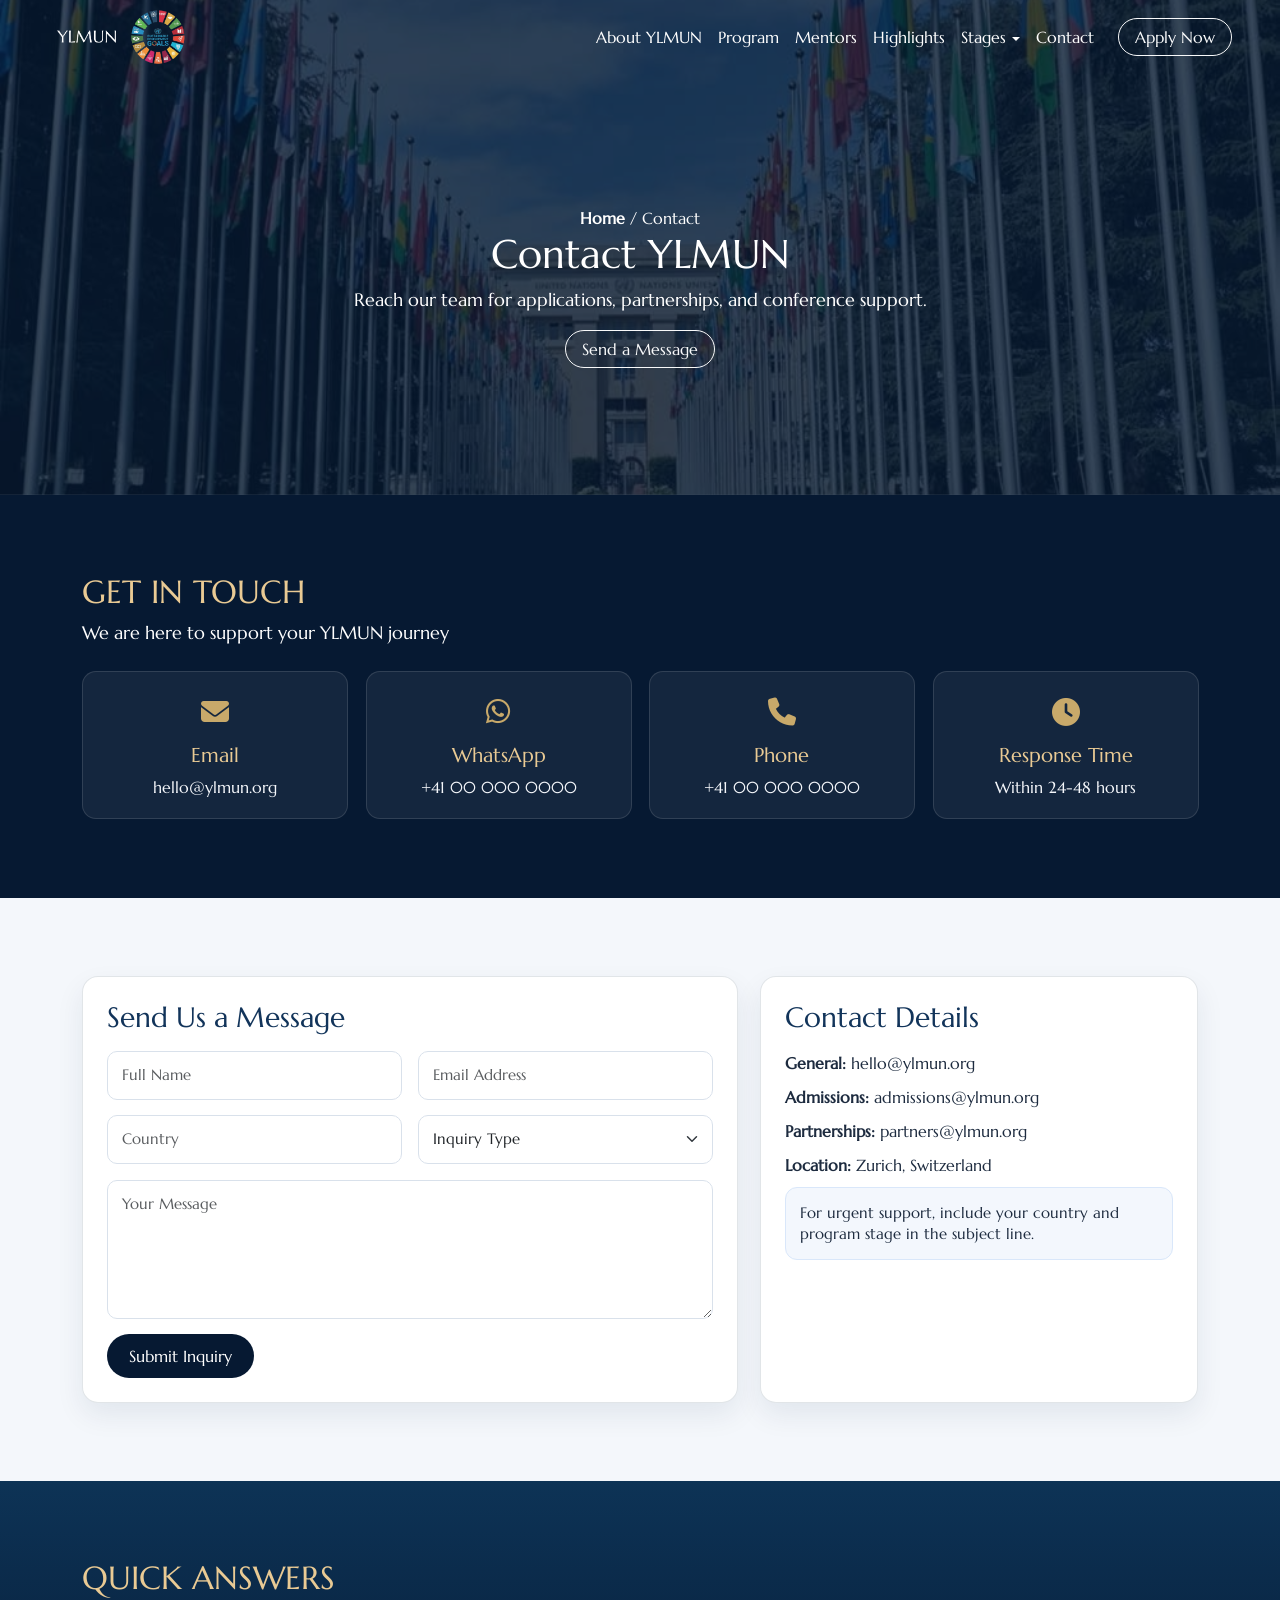
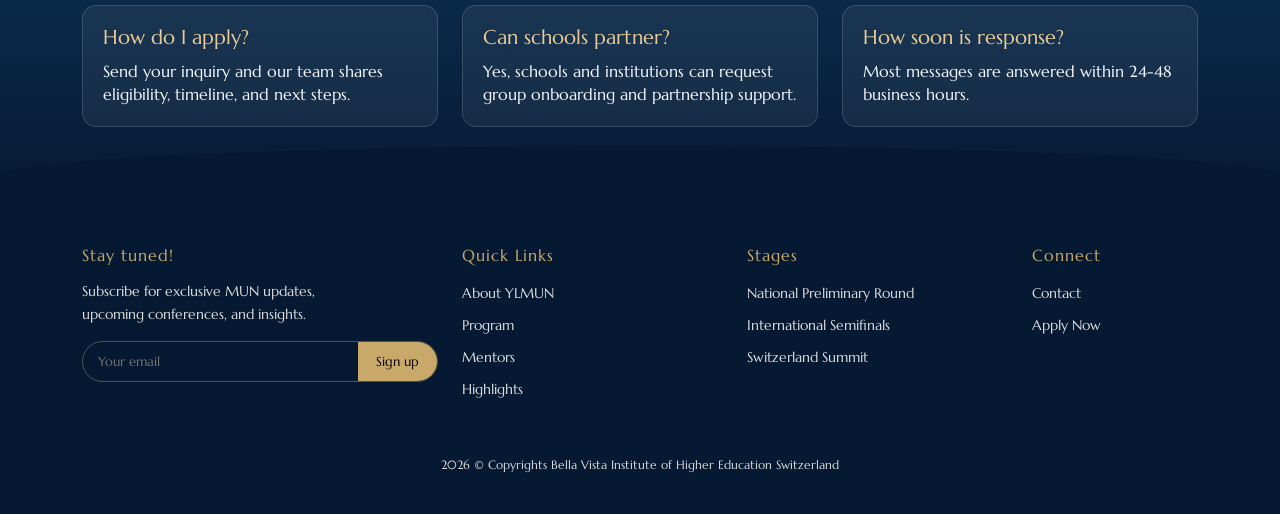
<file: contact.html>
<!DOCTYPE html>
<html lang="en">

<head>
    <meta charset="UTF-8">
    <meta name="viewport" content="width=device-width, initial-scale=1.0">

    <link href="https://fonts.googleapis.com/css2?family=Marcellus&display=swap" rel="stylesheet">
    <link href="https://cdn.jsdelivr.net/npm/bootstrap@5.3.3/dist/css/bootstrap.min.css" rel="stylesheet">
    <link rel="stylesheet" href="https://cdnjs.cloudflare.com/ajax/libs/font-awesome/6.5.0/css/all.min.css">
    <link rel="stylesheet" href="css/style.css">

    <title>Contact | YLMUN</title>
</head>

<body class="contact-page">

    <header class="main-header">
        <nav class="navbar navbar-expand-lg navbar-dark">
            <div class="container-fluid px-lg-5">
                <a class="navbar-brand d-flex align-items-center" href="index.html#home">
                    <img src="images/ylmun-logo.png" alt="YLMUN Logo" class="ylmun-header-logo">
                </a>

                <button class="navbar-toggler" type="button" data-bs-toggle="collapse" data-bs-target="#navbarMenu">
                    <span class="navbar-toggler-icon"></span>
                </button>

                <div class="collapse navbar-collapse" id="navbarMenu">
                    <button class="menu-close-btn d-lg-none" type="button" data-bs-toggle="collapse" data-bs-target="#navbarMenu" aria-label="Close menu">
                        <i class="fa-solid fa-xmark"></i>
                    </button>

                    <ul class="navbar-nav ms-auto align-items-lg-center">
                        <li class="nav-item"><a class="nav-link" href="index.html#about">About YLMUN</a></li>
                        <li class="nav-item"><a class="nav-link" href="index.html#program">Program</a></li>
                        <li class="nav-item"><a class="nav-link" href="index.html#mentors">Mentors</a></li>
                        <li class="nav-item"><a class="nav-link" href="index.html#highlights">Highlights</a></li>
                        <li class="nav-item dropdown">
                            <a class="nav-link dropdown-toggle" href="#" role="button" data-bs-toggle="dropdown" aria-expanded="false">Stages</a>
                            <ul class="dropdown-menu">
                                <li><a class="dropdown-item" href="prelimanary-round.html">Preliminary round</a></li>
                                <li><a class="dropdown-item" href="international-semifinal.html">National Round</a></li>
                                <li><a class="dropdown-item" href="switzerland-summit.html">Switzerland Summit</a></li>
                            </ul>
                        </li>
                        <li class="nav-item"><a class="nav-link" href="contact.html">Contact</a></li>
                        <li class="nav-item ms-lg-3 mt-3 mt-lg-0">
                            <a class="btn btn-outline-light rounded-pill px-3 apply-btn" href="contact.html#contact-form">Apply Now</a>
                        </li>
                    </ul>
                </div>
            </div>
        </nav>
    </header>

    <section class="hero inner-hero" id="home">
        <div class="hero-bg">
            <img src="./images/ylmun-banner.jpg" alt="Contact YLMUN">
        </div>
        <div class="hero-overlay"></div>
        <div class="hero-content text-center container">
            <div class="breadcrumb-wrap">
                <a href="index.html">Home</a>
                <span>/</span>
                <span>Contact</span>
            </div>
            <h1 class="inner-title">Contact YLMUN</h1>
            <p class="inner-subtitle">Reach our team for applications, partnerships, and conference support.</p>
            <a href="#contact-form" class="btn btn-outline-light rounded-pill px-3">Send a Message</a>
        </div>
    </section>

    <section class="contact-intro-section">
        <div class="container">
            <div class="sec-title text-start">
                <h2>Get in Touch</h2>
                <p class="mb-0">We are here to support your YLMUN journey</p>
            </div>

            <div class="contact-info-grid">
                <article class="contact-info-card">
                    <div class="icon"><i class="fa-solid fa-envelope"></i></div>
                    <h4>Email</h4>
                    <p class="mb-0">hello@ylmun.org</p>
                </article>
                <article class="contact-info-card">
                    <div class="icon"><i class="fa-brands fa-whatsapp"></i></div>
                    <h4>WhatsApp</h4>
                    <p class="mb-0">+41 00 000 0000</p>
                </article>
                <article class="contact-info-card">
                    <div class="icon"><i class="fa-solid fa-phone"></i></div>
                    <h4>Phone</h4>
                    <p class="mb-0">+41 00 000 0000</p>
                </article>
                <article class="contact-info-card">
                    <div class="icon"><i class="fa-solid fa-clock"></i></div>
                    <h4>Response Time</h4>
                    <p class="mb-0">Within 24-48 hours</p>
                </article>
            </div>
        </div>
    </section>

    <section class="contact-main-section" id="contact-form">
        <div class="container">
            <div class="contact-layout">
                <div class="contact-form-card">
                    <h3>Send Us a Message</h3>
                    <form>
                        <div class="row g-3">
                            <div class="col-md-6">
                                <input type="text" class="form-control" placeholder="Full Name" required>
                            </div>
                            <div class="col-md-6">
                                <input type="email" class="form-control" placeholder="Email Address" required>
                            </div>
                            <div class="col-md-6">
                                <input type="text" class="form-control" placeholder="Country">
                            </div>
                            <div class="col-md-6">
                                <select class="form-select">
                                    <option selected>Inquiry Type</option>
                                    <option>Application</option>
                                    <option>Partnership</option>
                                    <option>Media</option>
                                    <option>General Support</option>
                                </select>
                            </div>
                            <div class="col-12">
                                <textarea class="form-control" rows="5" placeholder="Your Message" required></textarea>
                            </div>
                            <div class="col-12">
                                <button type="submit" class="btn contact-submit-btn">Submit Inquiry</button>
                            </div>
                        </div>
                    </form>
                </div>

                <div class="contact-side-card">
                    <h3>Contact Details</h3>
                    <ul>
                        <li><strong>General:</strong> hello@ylmun.org</li>
                        <li><strong>Admissions:</strong> admissions@ylmun.org</li>
                        <li><strong>Partnerships:</strong> partners@ylmun.org</li>
                        <li><strong>Location:</strong> Zurich, Switzerland</li>
                    </ul>
                    <div class="contact-note">
                        For urgent support, include your country and program stage in the subject line.
                    </div>
                </div>
            </div>
        </div>
    </section>

    <section class="contact-faq-section">
        <div class="container">
            <div class="sec-title text-start">
                <h2>Quick Answers</h2>
            </div>
            <div class="row g-4">
                <div class="col-md-4">
                    <div class="faq-card">
                        <h4>How do I apply?</h4>
                        <p class="mb-0">Send your inquiry and our team shares eligibility, timeline, and next steps.</p>
                    </div>
                </div>
                <div class="col-md-4">
                    <div class="faq-card">
                        <h4>Can schools partner?</h4>
                        <p class="mb-0">Yes, schools and institutions can request group onboarding and partnership support.</p>
                    </div>
                </div>
                <div class="col-md-4">
                    <div class="faq-card">
                        <h4>How soon is response?</h4>
                        <p class="mb-0">Most messages are answered within 24-48 business hours.</p>
                    </div>
                </div>
            </div>
        </div>
    </section>

    <footer class="mymun-footer" id="contact">
        <div class="container">
            <div class="row footer-top">
                <div class="col-lg-4 col-md-6 footer-col">
                    <h4>Stay tuned!</h4>
                    <p>
                        Subscribe for exclusive MUN updates,<br>
                        upcoming conferences, and insights.
                    </p>
                    <div class="subscribe-box" data-protonpass-form="">
                        <input type="email" placeholder="Your email">
                        <button>Sign up</button>
                    </div>
                </div>

                <div class="col-lg-3 col-md-6 footer-col">
                    <h4>Quick Links</h4>
                    <ul>
                        <li><a href="index.html#about">About YLMUN</a></li>
                        <li><a href="index.html#program">Program</a></li>
                        <li><a href="index.html#mentors">Mentors</a></li>
                        <li><a href="index.html#highlights">Highlights</a></li>
                    </ul>
                </div>

                <div class="col-lg-3 col-md-6 footer-col">
                    <h4>Stages</h4>
                    <ul>
                        <li><a href="prelimanary-round.html">National Preliminary Round</a></li>
                        <li><a href="international-semifinal.html">International Semifinals</a></li>
                        <li><a href="switzerland-summit.html">Switzerland Summit</a></li>
                    </ul>
                </div>

                <div class="col-lg-2 col-md-6 footer-col">
                    <h4>Connect</h4>
                    <ul>
                        <li><a href="contact.html">Contact</a></li>
                        <li><a href="contact.html#contact-form">Apply Now</a></li>
                    </ul>
                </div>
            </div>
        </div>
    </footer>

    <script src="https://cdn.jsdelivr.net/npm/bootstrap@5.3.3/dist/js/bootstrap.bundle.min.js"></script>
    <script src="js/script.js"></script>

</body>

</html>
</file>
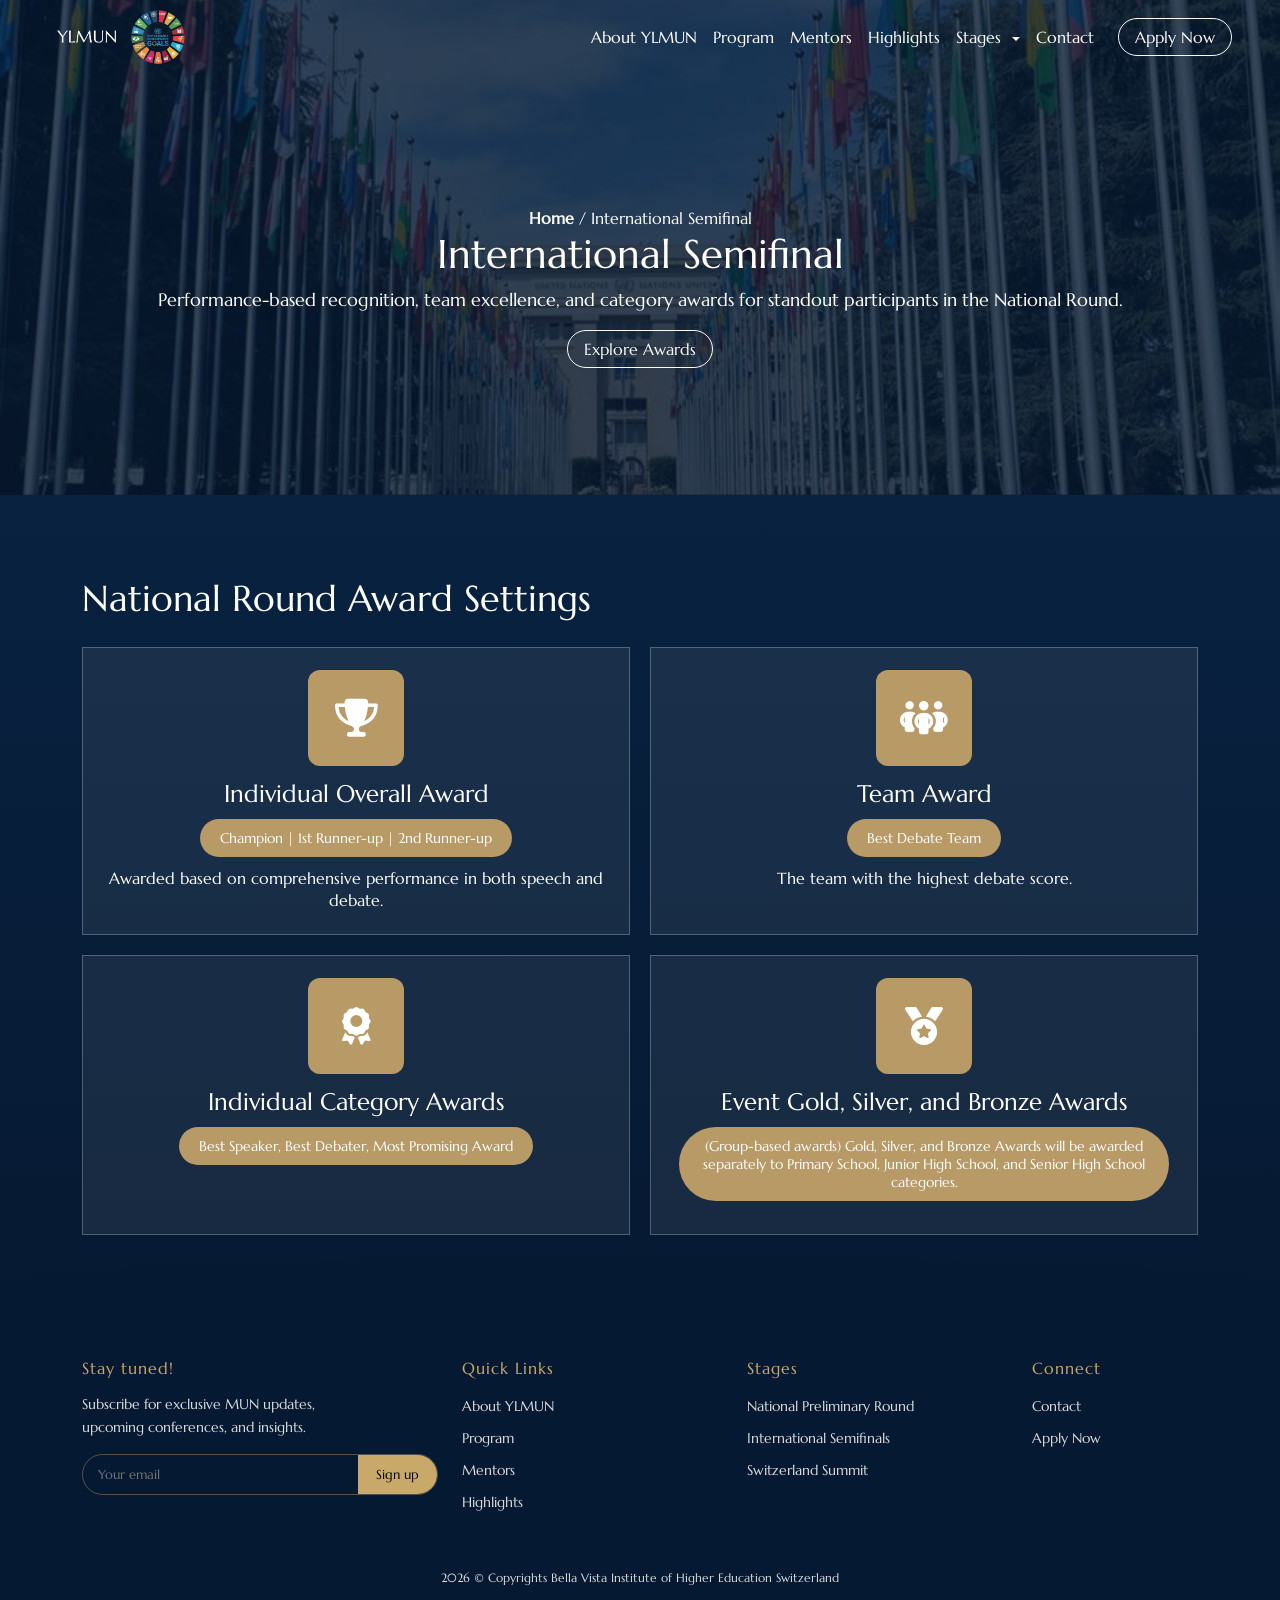
<file: international-semifinal.html>
<!DOCTYPE html>
<html lang="en">

<head>
    <meta charset="UTF-8">
    <meta name="viewport" content="width=device-width, initial-scale=1.0">

    <!-- Google Font -->
    <link href="https://fonts.googleapis.com/css2?family=Marcellus&display=swap" rel="stylesheet">

    <!-- Bootstrap CSS -->
    <link href="https://cdn.jsdelivr.net/npm/bootstrap@5.3.3/dist/css/bootstrap.min.css" rel="stylesheet">

    <!-- Font Awesome -->
    <link rel="stylesheet" href="https://cdnjs.cloudflare.com/ajax/libs/font-awesome/6.5.0/css/all.min.css">

    <!-- Custom CSS -->
    <link rel="stylesheet" href="css/style.css">

    <title>International Semifinals | YLMUN</title>
</head>

<body class="preliminary-page international-page">

    <header class="main-header">

        <nav class="navbar navbar-expand-lg navbar-dark">

            <div class="container-fluid px-lg-5">

                <a class="navbar-brand d-flex align-items-center" href="index.html#home">
                    <img src="images/ylmun-logo.png" alt="YLMUN Logo" class="ylmun-header-logo">
                </a>

                <button class="navbar-toggler" type="button" data-bs-toggle="collapse" data-bs-target="#navbarMenu">
                    <span class="navbar-toggler-icon"></span>
                </button>

                <div class="collapse navbar-collapse" id="navbarMenu">
                    <button class="menu-close-btn d-lg-none" type="button" data-bs-toggle="collapse" data-bs-target="#navbarMenu" aria-label="Close menu">
                        <i class="fa-solid fa-xmark"></i>
                    </button>

                    <ul class="navbar-nav ms-auto align-items-lg-center">

                        <li class="nav-item">
                            <a class="nav-link" href="index.html#about">About YLMUN</a>
                        </li>

                        <li class="nav-item">
                            <a class="nav-link" href="index.html#program">Program</a>
                        </li>

                        <li class="nav-item">
                            <a class="nav-link" href="index.html#mentors">Mentors</a>
                        </li>

                        <li class="nav-item">
                            <a class="nav-link" href="index.html#highlights">Highlights</a>
                        </li>

                        <li class="nav-item dropdown">
                            <a class="nav-link dropdown-toggle" href="#" role="button" data-bs-toggle="dropdown" aria-expanded="false">
                                Stages
                            </a>
                            <ul class="dropdown-menu">
                                <li><a class="dropdown-item" href="prelimanary-round.html">Preliminary round</a></li>
                                <li><a class="dropdown-item" href="international-semifinal.html">National Round</a></li>
                                <li><a class="dropdown-item" href="switzerland-summit.html">Switzerland Summit</a></li>
                            </ul>
                        </li>

                        <li class="nav-item">
                            <a class="nav-link" href="contact.html">Contact</a>
                        </li>

                        <li class="nav-item ms-lg-3 mt-3 mt-lg-0">
                            <a class="btn btn-outline-light rounded-pill px-3 apply-btn" href="contact.html#contact-form">
                                Apply Now
                            </a>
                        </li>

                    </ul>

                </div>

            </div>

        </nav>

    </header>

    <section class="hero inner-hero" id="home">

        <div class="hero-bg">
            <img src="./images/ylmun-banner.jpg" alt="International Semifinal">
        </div>

        <div class="hero-overlay"></div>

        <div class="hero-content text-center container">

            <div class="breadcrumb-wrap">
                <a href="index.html">Home</a>
                <span>/</span>
                <span>International Semifinal</span>
            </div>

            <h1 class="inner-title">International Semifinal</h1>

            <p class="inner-subtitle">
                Performance-based recognition, team excellence, and category awards
                for standout participants in the National Round.
            </p>

            <a href="#awards" class="btn btn-outline-light rounded-pill px-3">Explore Awards</a>

        </div>

    </section>

    <section class="awards-only-section" id="awards">
        <div class="container">
            <div class="awards-shell">
                <h1 class="awards-main-title">National Round Award Settings</h1>

                <div class="awards-grid">
                    <article class="award-item">
                        <div class="award-icon"><i class="fa-solid fa-trophy"></i></div>
                        <h3>Individual Overall Award</h3>
                        <div class="award-pill">Champion | 1st Runner-up | 2nd Runner-up</div>
                        <p>Awarded based on comprehensive performance in both speech and debate.</p>
                    </article>

                    <article class="award-item">
                        <div class="award-icon"><i class="fa-solid fa-people-group"></i></div>
                        <h3>Team Award</h3>
                        <div class="award-pill">Best Debate Team</div>
                        <p>The team with the highest debate score.</p>
                    </article>

                    <article class="award-item">
                        <div class="award-icon"><i class="fa-solid fa-award"></i></div>
                        <h3>Individual Category Awards</h3>
                        <div class="award-pill">Best Speaker, Best Debater, Most Promising Award</div>
                    </article>

                    <article class="award-item">
                        <div class="award-icon"><i class="fa-solid fa-medal"></i></div>
                        <h3>Event Gold, Silver, and Bronze Awards</h3>
                        <div class="award-pill award-pill-long">(Group-based awards) Gold, Silver, and Bronze Awards will be awarded separately to Primary School, Junior High School, and Senior High School categories.</div>
                    </article>
                </div>
            </div>
        </div>
    </section>

    <footer class="mymun-footer" id="contact">

        <div class="container">
            <div class="row footer-top">
                <div class="col-lg-4 col-md-6 footer-col">

                    <h4>Stay tuned!</h4>

                    <p>
                        Subscribe for exclusive MUN updates,<br>
                        upcoming conferences, and insights.
                    </p>

                    <div class="subscribe-box" data-protonpass-form="">

                        <input type="email" placeholder="Your email">

                        <button>Sign up</button>

                    </div>

                </div>

                <div class="col-lg-3 col-md-6 footer-col">

                    <h4>Quick Links</h4>

                    <ul>
                        <li><a href="index.html#about">About YLMUN</a></li>
                        <li><a href="index.html#program">Program</a></li>
                        <li><a href="index.html#mentors">Mentors</a></li>
                        <li><a href="index.html#highlights">Highlights</a></li>
                    </ul>

                </div>

                <div class="col-lg-3 col-md-6 footer-col">

                    <h4>Stages</h4>

                    <ul>
                        <li><a href="prelimanary-round.html">National Preliminary Round</a></li>
                        <li><a href="international-semifinal.html">International Semifinals</a></li>
                        <li><a href="switzerland-summit.html">Switzerland Summit</a></li>
                    </ul>

                </div>

                <div class="col-lg-2 col-md-6 footer-col">

                    <h4>Connect</h4>

                    <ul>
                        <li><a href="contact.html">Contact</a></li>
                        <li><a href="contact.html#contact-form">Apply Now</a></li>
                    </ul>

                </div>

            </div>

        </div>

    </footer>

    <script src="https://cdn.jsdelivr.net/npm/bootstrap@5.3.3/dist/js/bootstrap.bundle.min.js"></script>
    <script src="js/script.js"></script>

</body>

</html>
</file>
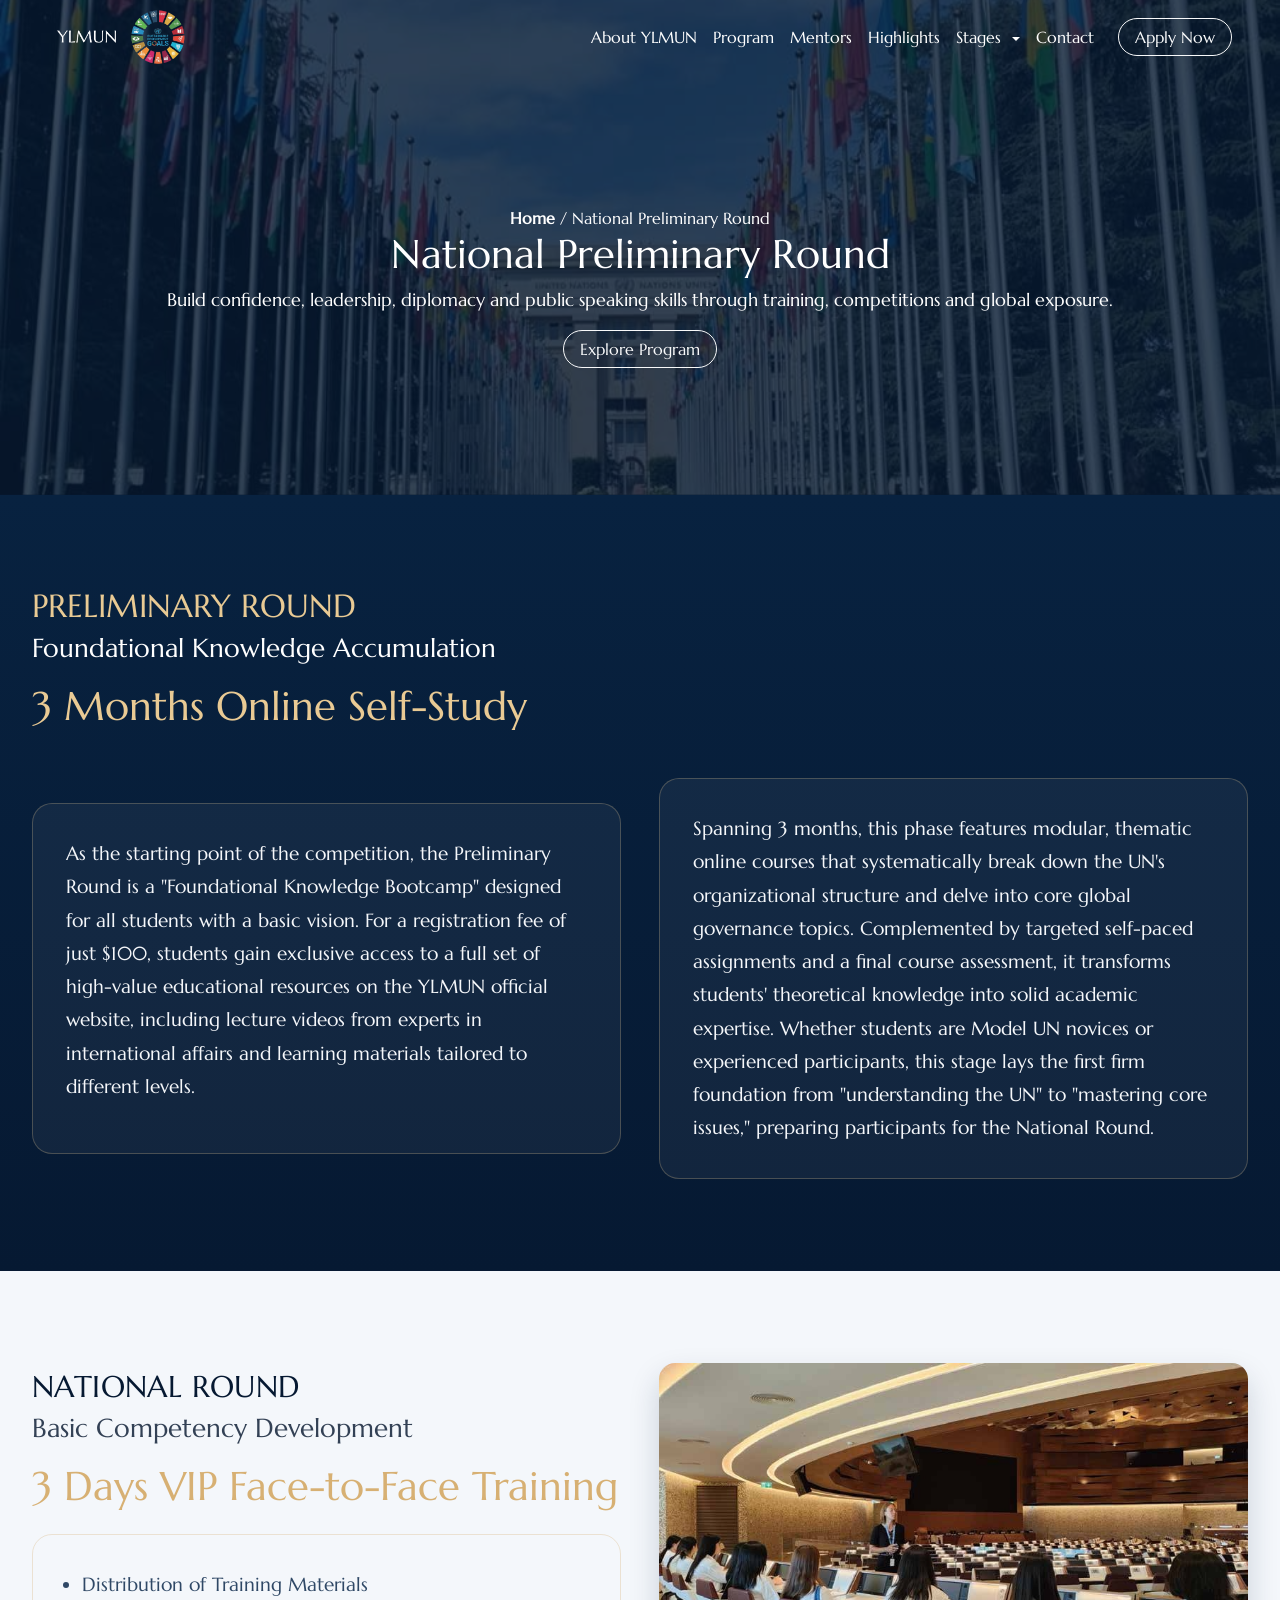
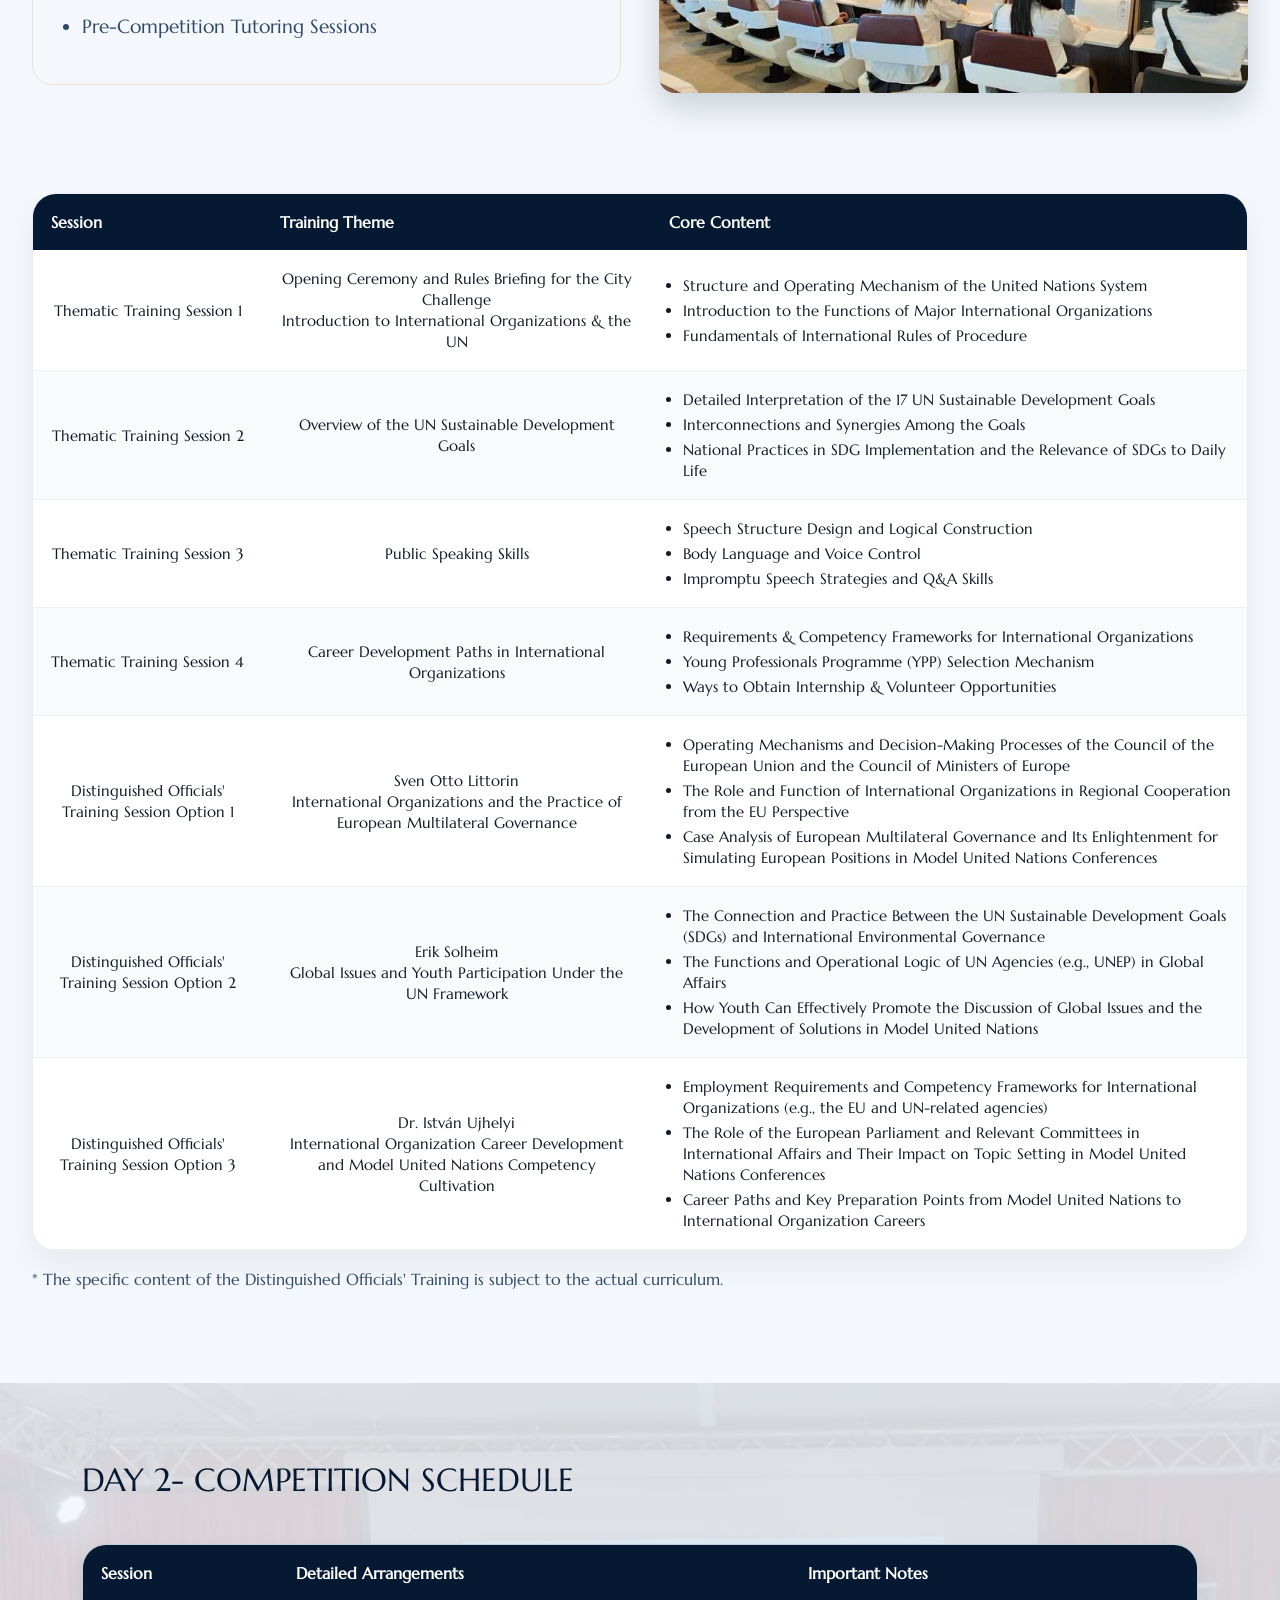
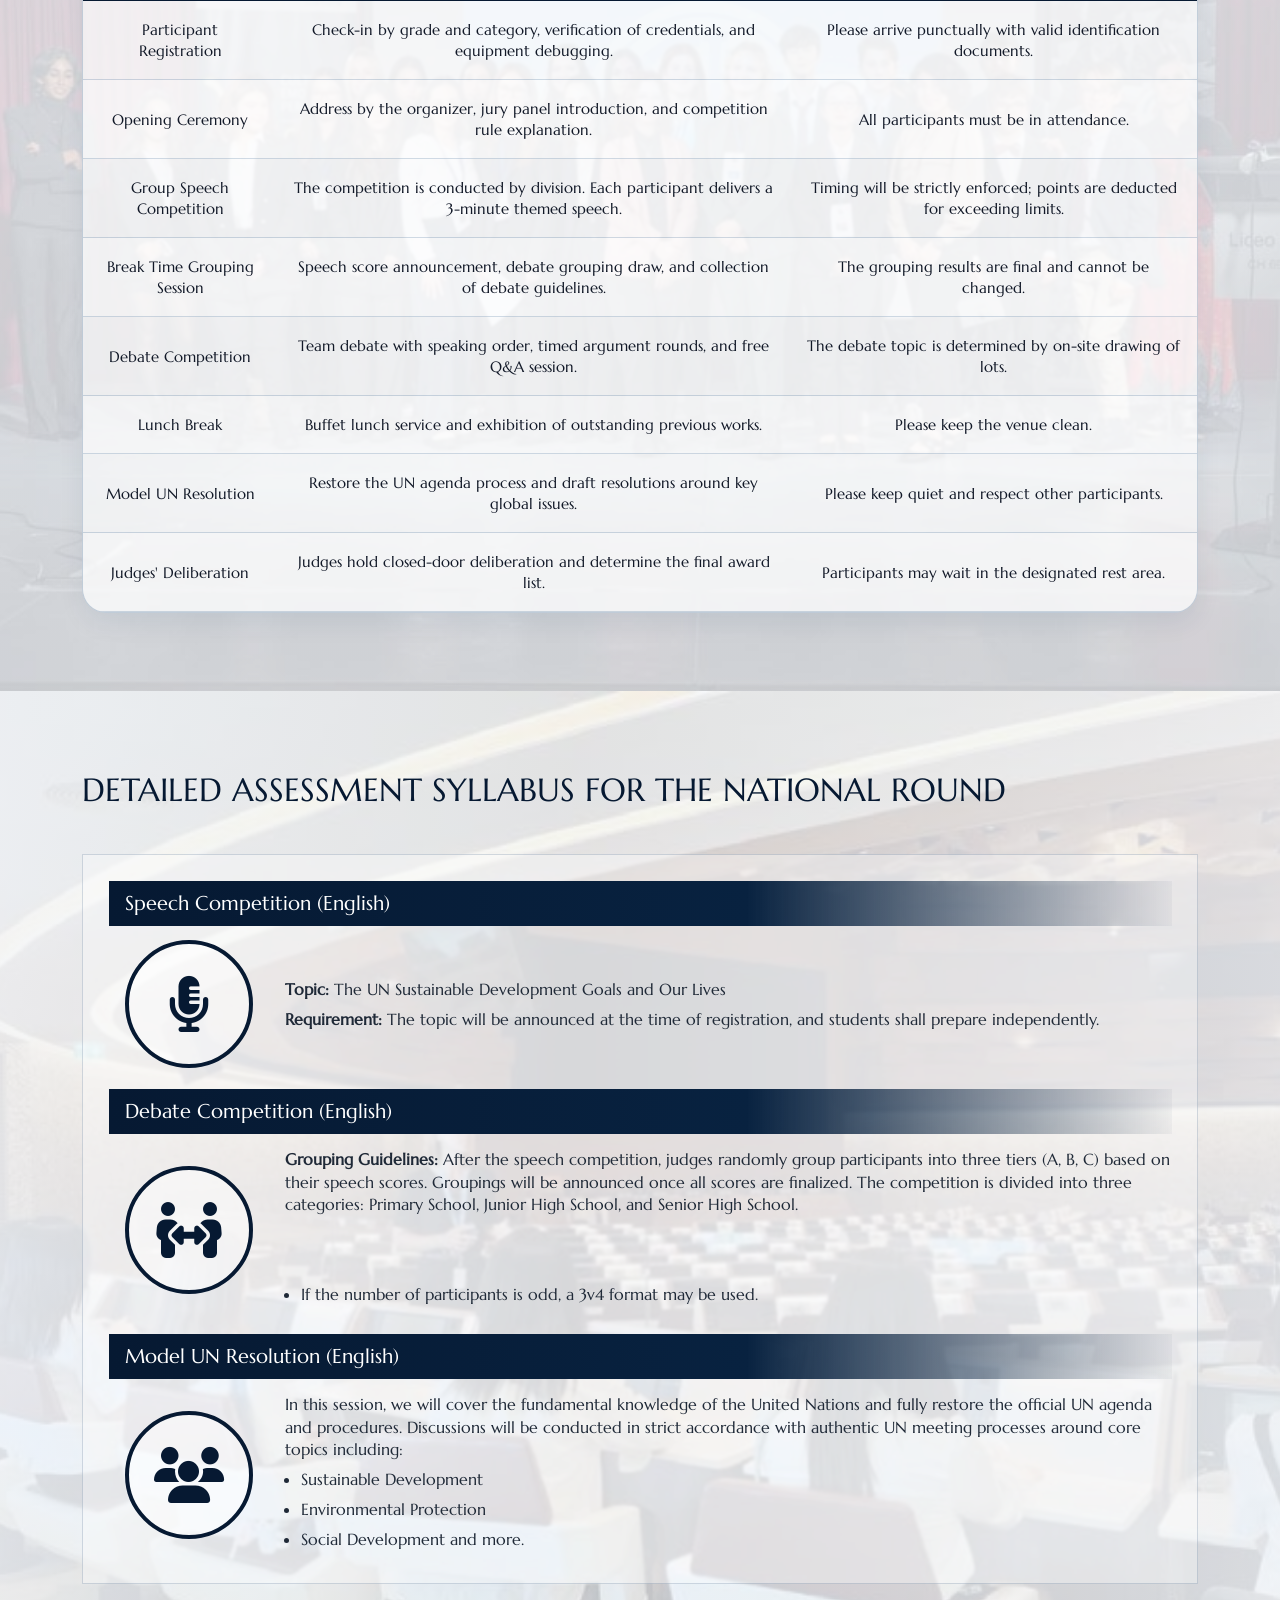
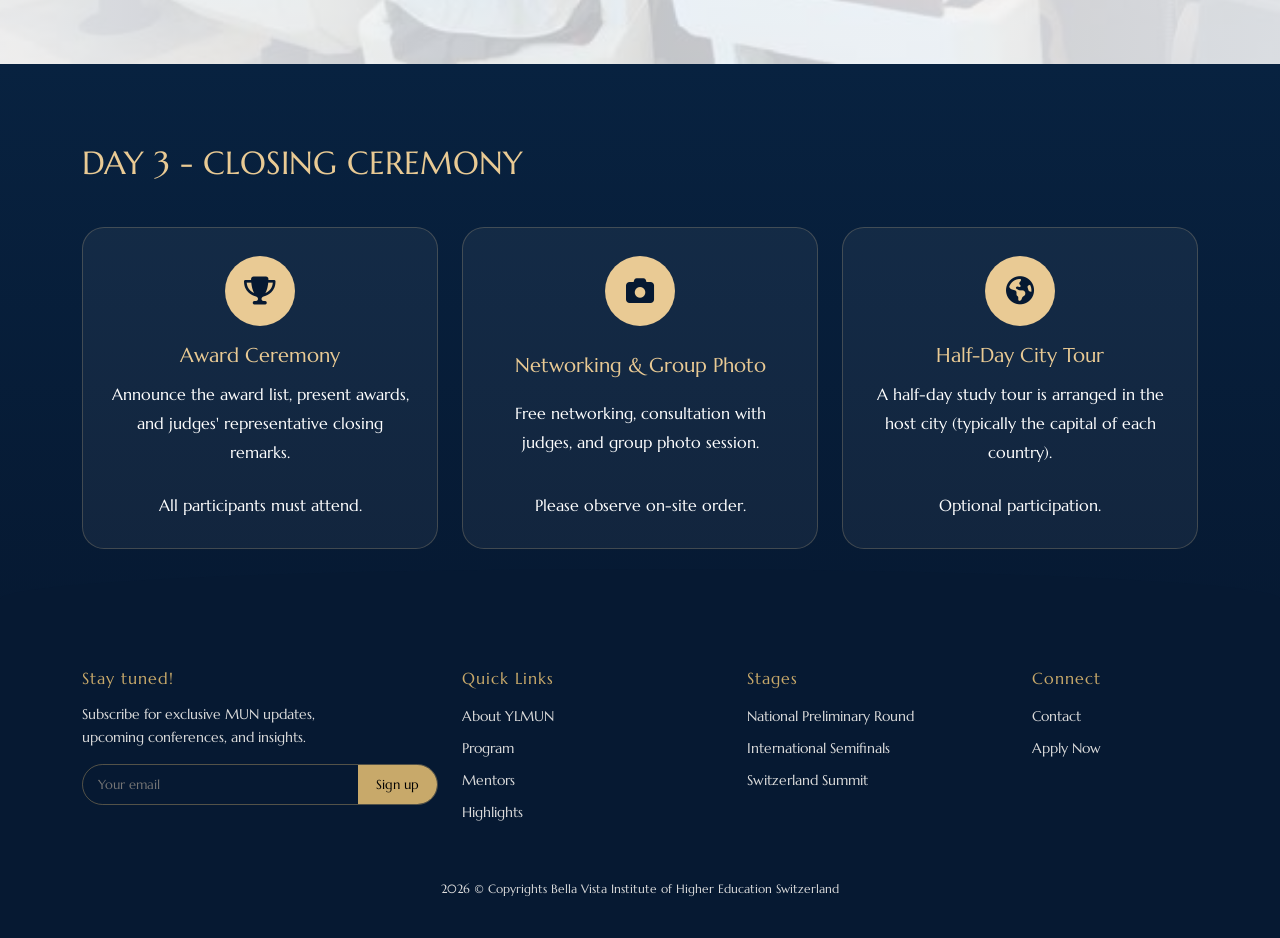
<file: prelimanary-round.html>
<!DOCTYPE html>
<html lang="en">

<head>
    <meta charset="UTF-8">
    <meta name="viewport" content="width=device-width, initial-scale=1.0">

    <!-- Google Font -->
    <link href="https://fonts.googleapis.com/css2?family=Marcellus&display=swap" rel="stylesheet">

    <!-- Bootstrap CSS -->
    <link href="https://cdn.jsdelivr.net/npm/bootstrap@5.3.3/dist/css/bootstrap.min.css" rel="stylesheet">

    <!-- Font Awesome -->
    <link rel="stylesheet" href="https://cdnjs.cloudflare.com/ajax/libs/font-awesome/6.5.0/css/all.min.css">

    <!-- Custom CSS -->
    <link rel="stylesheet" href="css/style.css">

    <title>National Preliminary Round | YLMUN</title>
</head>

<body class="preliminary-page">

    <header class="main-header">

        <nav class="navbar navbar-expand-lg navbar-dark">

            <div class="container-fluid px-lg-5">

                <a class="navbar-brand d-flex align-items-center" href="index.html#home">
                    <img src="images/ylmun-logo.png" alt="YLMUN Logo" class="ylmun-header-logo">
                </a>

                <button class="navbar-toggler" type="button" data-bs-toggle="collapse" data-bs-target="#navbarMenu">
                    <span class="navbar-toggler-icon"></span>
                </button>

                <div class="collapse navbar-collapse" id="navbarMenu">
                    <button class="menu-close-btn d-lg-none" type="button" data-bs-toggle="collapse" data-bs-target="#navbarMenu" aria-label="Close menu">
                        <i class="fa-solid fa-xmark"></i>
                    </button>

                    <ul class="navbar-nav ms-auto align-items-lg-center">

                        <li class="nav-item">
                            <a class="nav-link" href="index.html#about">About YLMUN</a>
                        </li>

                        <li class="nav-item">
                            <a class="nav-link" href="index.html#program">Program</a>
                        </li>

                        <li class="nav-item">
                            <a class="nav-link" href="index.html#mentors">Mentors</a>
                        </li>

                        <li class="nav-item">
                            <a class="nav-link" href="index.html#highlights">Highlights</a>
                        </li>

                        <li class="nav-item dropdown">
                            <a class="nav-link dropdown-toggle" href="#" role="button" data-bs-toggle="dropdown" aria-expanded="false">
                                Stages
                            </a>
                            <ul class="dropdown-menu">
                                <li><a class="dropdown-item" href="prelimanary-round.html">Preliminary round</a></li>
                                <li><a class="dropdown-item" href="international-semifinal.html">National Round</a></li>
                                <li><a class="dropdown-item" href="switzerland-summit.html">Switzerland Summit</a></li>
                            </ul>
                        </li>

                        <li class="nav-item">
                            <a class="nav-link" href="contact.html">Contact</a>
                        </li>

                        <li class="nav-item ms-lg-3 mt-3 mt-lg-0">
                            <a class="btn btn-outline-light rounded-pill px-3 apply-btn" href="contact.html#contact-form">
                                Apply Now
                            </a>
                        </li>

                    </ul>

                </div>

            </div>

        </nav>

    </header>

    <section class="hero inner-hero" id="home">

        <div class="hero-bg">
            <img src="./images/ylmun-banner.jpg" alt="National Preliminary Round">
        </div>

        <div class="hero-overlay"></div>

        <div class="hero-content text-center container">

            <div class="breadcrumb-wrap">
                <a href="index.html">Home</a>
                <span>/</span>
                <span>National Preliminary Round</span>
            </div>

            <h1 class="inner-title">National Preliminary Round</h1>

            <p class="inner-subtitle">
                Build confidence, leadership, diplomacy and public speaking skills
                through training, competitions and global exposure.
            </p>

            <a href="#program-overview" class="btn btn-outline-light rounded-pill px-3">Explore Program</a>

        </div>

    </section>

    <section id="program-overview">
        <div class="container">
            <div class="sec-title text-start">
                <h2>Preliminary Round</h2>
                <p class="mb-0">Foundational Knowledge Accumulation</p>
                <div class="gradient-head">3 Months Online Self-Study</div>
            </div>
            <div class="split-two-col">


                    <div class="split-text">
                         <div class="info-box mt-4">
                             <p>
                                   As the starting point of the competition, the Preliminary Round is a "Foundational Knowledge
                                   Bootcamp" designed for all students with a basic vision. For a registration fee of just $100,
                                   students gain exclusive access to a full set of high-value educational resources on the YLMUN
                                   official website, including lecture videos from experts in international affairs and learning
                                   materials tailored to different levels.
                               </p>
                         </div>
    
                        
                    </div>
    
                    <div class="split-media">
                        <div class="info-box mt-4">
                          
                            <p class="mb-0">
                                Spanning 3 months, this phase features modular, thematic online courses that systematically break
                                down the UN's organizational structure and delve into core global governance topics. Complemented by
                                targeted self-paced assignments and a final course assessment, it transforms students' theoretical
                                knowledge into solid academic expertise. Whether students are Model UN novices or experienced
                                participants, this stage lays the first firm foundation from "understanding the UN" to "mastering
                                core issues," preparing participants for the National Round.
                            </p>
                        </div>
                    </div>
                </div>

        </div>
    </section>

    <section class="national-round-section">
        <div class="container">

            <div class="split-two-col split-two-col--light mb-5">
                <div class="split-text">
                    <div class="sec-title text-start">
                        <h2>National Round</h2>
                        <p class="mb-0">Basic Competency Development</p>
                    </div>

                    <div class="gradient-head">3 Days VIP Face-to-Face Training</div>

                    <div class="info-box mt-4 mb-0">
                        <ul class="ps-3 mb-0">
                            <li>Distribution of Training Materials</li>
                            <li>Pre-Competition Tutoring Sessions</li>
                        </ul>
                    </div>
                </div>

                <div class="split-media">
                    <div class="gallery text-center">
                        <img src="./images/Competition-Overview-2.jpg" alt="National Round Group Photo" class="img-fluid">
                    </div>
                </div>
            </div>

            <div class="sec-title text-start">
                <h2 class="schedule-title-bar">Day 1- Training Schedule</h2>
            </div>

            <div class="table-wrap schedule-table-wrap">
                <table>
                    <thead>
                        <tr>
                            <th>Session</th>
                            <th>Training Theme</th>
                            <th>Core Content</th>
                        </tr>
                    </thead>
                    <tbody>
                        <tr>
                            <td>Thematic Training Session 1</td>
                            <td>Opening Ceremony and Rules Briefing for the City Challenge<br>Introduction to International Organizations &amp; the UN</td>
                            <td>
                                <ul class="mb-0 ps-3">
                                    <li>Structure and Operating Mechanism of the United Nations System</li>
                                    <li>Introduction to the Functions of Major International Organizations</li>
                                    <li>Fundamentals of International Rules of Procedure</li>
                                </ul>
                            </td>
                        </tr>
                        <tr>
                            <td>Thematic Training Session 2</td>
                            <td>Overview of the UN Sustainable Development Goals</td>
                            <td>
                                <ul class="mb-0 ps-3">
                                    <li>Detailed Interpretation of the 17 UN Sustainable Development Goals</li>
                                    <li>Interconnections and Synergies Among the Goals</li>
                                    <li>National Practices in SDG Implementation and the Relevance of SDGs to Daily Life</li>
                                </ul>
                            </td>
                        </tr>
                        <tr>
                            <td>Thematic Training Session 3</td>
                            <td>Public Speaking Skills</td>
                            <td>
                                <ul class="mb-0 ps-3">
                                    <li>Speech Structure Design and Logical Construction</li>
                                    <li>Body Language and Voice Control</li>
                                    <li>Impromptu Speech Strategies and Q&amp;A Skills</li>
                                </ul>
                            </td>
                        </tr>
                        <tr>
                            <td>Thematic Training Session 4</td>
                            <td>Career Development Paths in International Organizations</td>
                            <td>
                                <ul class="mb-0 ps-3">
                                    <li>Requirements &amp; Competency Frameworks for International Organizations</li>
                                    <li>Young Professionals Programme (YPP) Selection Mechanism</li>
                                    <li>Ways to Obtain Internship &amp; Volunteer Opportunities</li>
                                </ul>
                            </td>
                        </tr>
                        <tr>
                            <td>Distinguished Officials' Training Session Option 1</td>
                            <td>Sven Otto Littorin<br>International Organizations and the Practice of European Multilateral Governance</td>
                            <td>
                                <ul class="mb-0 ps-3">
                                    <li>Operating Mechanisms and Decision-Making Processes of the Council of the European Union and the Council of Ministers of Europe</li>
                                    <li>The Role and Function of International Organizations in Regional Cooperation from the EU Perspective</li>
                                    <li>Case Analysis of European Multilateral Governance and Its Enlightenment for Simulating European Positions in Model United Nations Conferences</li>
                                </ul>
                            </td>
                        </tr>
                        <tr>
                            <td>Distinguished Officials' Training Session Option 2</td>
                            <td>Erik Solheim<br>Global Issues and Youth Participation Under the UN Framework</td>
                            <td>
                                <ul class="mb-0 ps-3">
                                    <li>The Connection and Practice Between the UN Sustainable Development Goals (SDGs) and International Environmental Governance</li>
                                    <li>The Functions and Operational Logic of UN Agencies (e.g., UNEP) in Global Affairs</li>
                                    <li>How Youth Can Effectively Promote the Discussion of Global Issues and the Development of Solutions in Model United Nations</li>
                                </ul>
                            </td>
                        </tr>
                        <tr>
                            <td>Distinguished Officials' Training Session Option 3</td>
                            <td>Dr. István Ujhelyi<br>International Organization Career Development and Model United Nations Competency Cultivation</td>
                            <td>
                                <ul class="mb-0 ps-3">
                                    <li>Employment Requirements and Competency Frameworks for International Organizations (e.g., the EU and UN-related agencies)</li>
                                    <li>The Role of the European Parliament and Relevant Committees in International Affairs and Their Impact on Topic Setting in Model United Nations Conferences</li>
                                    <li>Career Paths and Key Preparation Points from Model United Nations to International Organization Careers</li>
                                </ul>
                            </td>
                        </tr>
                    </tbody>
                </table>
            </div>
            <p class="table-note mt-3 mb-0">* The specific content of the Distinguished Officials' Training is subject to the actual curriculum.</p>

        </div>
    </section>

    <section class="competition-day2-section">
        <div class="container">

            <div class="sec-title text-start">
                <h2 class="schedule-title-bar">Day 2- Competition Schedule</h2>
            </div>

            <div class="table-wrap schedule-table-wrap">
                <table>
                    <thead>
                        <tr>
                            <th>Session</th>
                            <th>Detailed Arrangements</th>
                            <th>Important Notes</th>
                        </tr>
                    </thead>
                    <tbody>
                        <tr>
                            <td>Participant Registration</td>
                            <td>Check-in by grade and category, verification of credentials, and equipment debugging.</td>
                            <td>Please arrive punctually with valid identification documents.</td>
                        </tr>
                        <tr>
                            <td>Opening Ceremony</td>
                            <td>Address by the organizer, jury panel introduction, and competition rule explanation.</td>
                            <td>All participants must be in attendance.</td>
                        </tr>
                        <tr>
                            <td>Group Speech Competition</td>
                            <td>The competition is conducted by division. Each participant delivers a 3-minute themed speech.</td>
                            <td>Timing will be strictly enforced; points are deducted for exceeding limits.</td>
                        </tr>
                        <tr>
                            <td>Break Time Grouping Session</td>
                            <td>Speech score announcement, debate grouping draw, and collection of debate guidelines.</td>
                            <td>The grouping results are final and cannot be changed.</td>
                        </tr>
                        <tr>
                            <td>Debate Competition</td>
                            <td>Team debate with speaking order, timed argument rounds, and free Q&amp;A session.</td>
                            <td>The debate topic is determined by on-site drawing of lots.</td>
                        </tr>
                        <tr>
                            <td>Lunch Break</td>
                            <td>Buffet lunch service and exhibition of outstanding previous works.</td>
                            <td>Please keep the venue clean.</td>
                        </tr>
                        <tr>
                            <td>Model UN Resolution</td>
                            <td>Restore the UN agenda process and draft resolutions around key global issues.</td>
                            <td>Please keep quiet and respect other participants.</td>
                        </tr>
                        <tr>
                            <td>Judges' Deliberation</td>
                            <td>Judges hold closed-door deliberation and determine the final award list.</td>
                            <td>Participants may wait in the designated rest area.</td>
                        </tr>
                    </tbody>
                </table>
            </div>

        </div>
    </section>

    <section class="syllabus-premium-section">
        <div class="container">

            <div class="sec-title text-start">
                <h2>Detailed Assessment Syllabus for the National Round</h2>
            </div>

            <div class="syllabus-premium-card">
                <div class="syllabus-row">
                    <div class="syllabus-row-head">Speech Competition (English)</div>
                    <div class="syllabus-row-body">
                        <div class="syllabus-icon"><i class="fa-solid fa-microphone-lines"></i></div>
                        <div class="syllabus-content">
                            <p><strong>Topic:</strong> The UN Sustainable Development Goals and Our Lives</p>
                            <p class="mb-0"><strong>Requirement:</strong> The topic will be announced at the time of registration, and students shall prepare independently.</p>
                        </div>
                    </div>
                </div>

                <div class="syllabus-row">
                    <div class="syllabus-row-head">Debate Competition (English)</div>
                    <div class="syllabus-row-body">
                        <div class="syllabus-icon"><i class="fa-solid fa-people-arrows"></i></div>
                        <div class="syllabus-content">
                            <p><strong>Grouping Guidelines:</strong> After the speech competition, judges randomly group participants into three tiers (A, B, C) based on their speech scores. Groupings will be announced once all scores are finalized. The competition is divided into three categories: Primary School, Junior High School, and Senior High School.</p>
                            <p><strong>Team Structure:</strong></p>
                            <ul class="mb-0 ps-3">
                                <li>3v3 or 4v4 format (10-12 teams)</li>
                                <li>If the number of participants is odd, a 3v4 format may be used.</li>
                            </ul>
                        </div>
                    </div>
                </div>

                <div class="syllabus-row">
                    <div class="syllabus-row-head">Model UN Resolution (English)</div>
                    <div class="syllabus-row-body">
                        <div class="syllabus-icon"><i class="fa-solid fa-users"></i></div>
                        <div class="syllabus-content">
                            <p>In this session, we will cover the fundamental knowledge of the United Nations and fully restore the official UN agenda and procedures. Discussions will be conducted in strict accordance with authentic UN meeting processes around core topics including:</p>
                            <ul class="mb-0 ps-3">
                                <li>Sustainable Development</li>
                                <li>Environmental Protection</li>
                                <li>Social Development and more.</li>
                            </ul>
                        </div>
                    </div>
                </div>
            </div>

        </div>
    </section>

    <section>
        <div class="container">

            <div class="sec-title text-start">
                <h2>Day 3 - Closing Ceremony</h2>
            </div>

            <div class="row g-4">

                <div class="col-md-4">
                    <div class="card-box">
                        <div class="icon"><i class="fa-solid fa-trophy"></i></div>
                        <h4>Award Ceremony</h4>
                        <p>Announce the award list, present awards, and judges' representative closing remarks.</p>
                        <p class="mb-0">All participants must attend.</p>
                    </div>
                </div>

                <div class="col-md-4">
                    <div class="card-box">
                        <div class="icon"><i class="fa-solid fa-camera"></i></div>
                        <h4>Networking &amp; Group Photo</h4>
                        <p>Free networking, consultation with judges, and group photo session.</p>
                        <p class="mb-0">Please observe on-site order.</p>
                    </div>
                </div>

                <div class="col-md-4">
                    <div class="card-box">
                        <div class="icon"><i class="fa-solid fa-earth-americas"></i></div>
                        <h4>Half-Day City Tour</h4>
                        <p>A half-day study tour is arranged in the host city (typically the capital of each country).</p>
                        <p class="mb-0">Optional participation.</p>
                    </div>
                </div>

            </div>


        </div>
    </section>

    <footer class="mymun-footer" id="contact">

        <div class="container">
            <div class="row footer-top">
                <div class="col-lg-4 col-md-6 footer-col">

                    <h4>Stay tuned!</h4>

                    <p>
                        Subscribe for exclusive MUN updates,<br>
                        upcoming conferences, and insights.
                    </p>

                    <div class="subscribe-box" data-protonpass-form="">

                        <input type="email" placeholder="Your email">

                        <button>Sign up</button>

                    </div>

                </div>

                <div class="col-lg-3 col-md-6 footer-col">

                    <h4>Quick Links</h4>

                    <ul>
                        <li><a href="index.html#about">About YLMUN</a></li>
                        <li><a href="index.html#program">Program</a></li>
                        <li><a href="index.html#mentors">Mentors</a></li>
                        <li><a href="index.html#highlights">Highlights</a></li>
                    </ul>

                </div>

                <div class="col-lg-3 col-md-6 footer-col">

                    <h4>Stages</h4>

                    <ul>
                        <li><a href="prelimanary-round.html">National Preliminary Round</a></li>
                        <li><a href="international-semifinal.html">International Semifinals</a></li>
                        <li><a href="switzerland-summit.html">Switzerland Summit</a></li>
                    </ul>

                </div>

                <div class="col-lg-2 col-md-6 footer-col">

                    <h4>Connect</h4>

                    <ul>
                        <li><a href="contact.html">Contact</a></li>
                        <li><a href="contact.html#contact-form">Apply Now</a></li>
                    </ul>

                </div>

            </div>

        </div>

    </footer>

    <script src="https://cdn.jsdelivr.net/npm/bootstrap@5.3.3/dist/js/bootstrap.bundle.min.js"></script>
    <script src="js/script.js"></script>

</body>

</html>
</file>
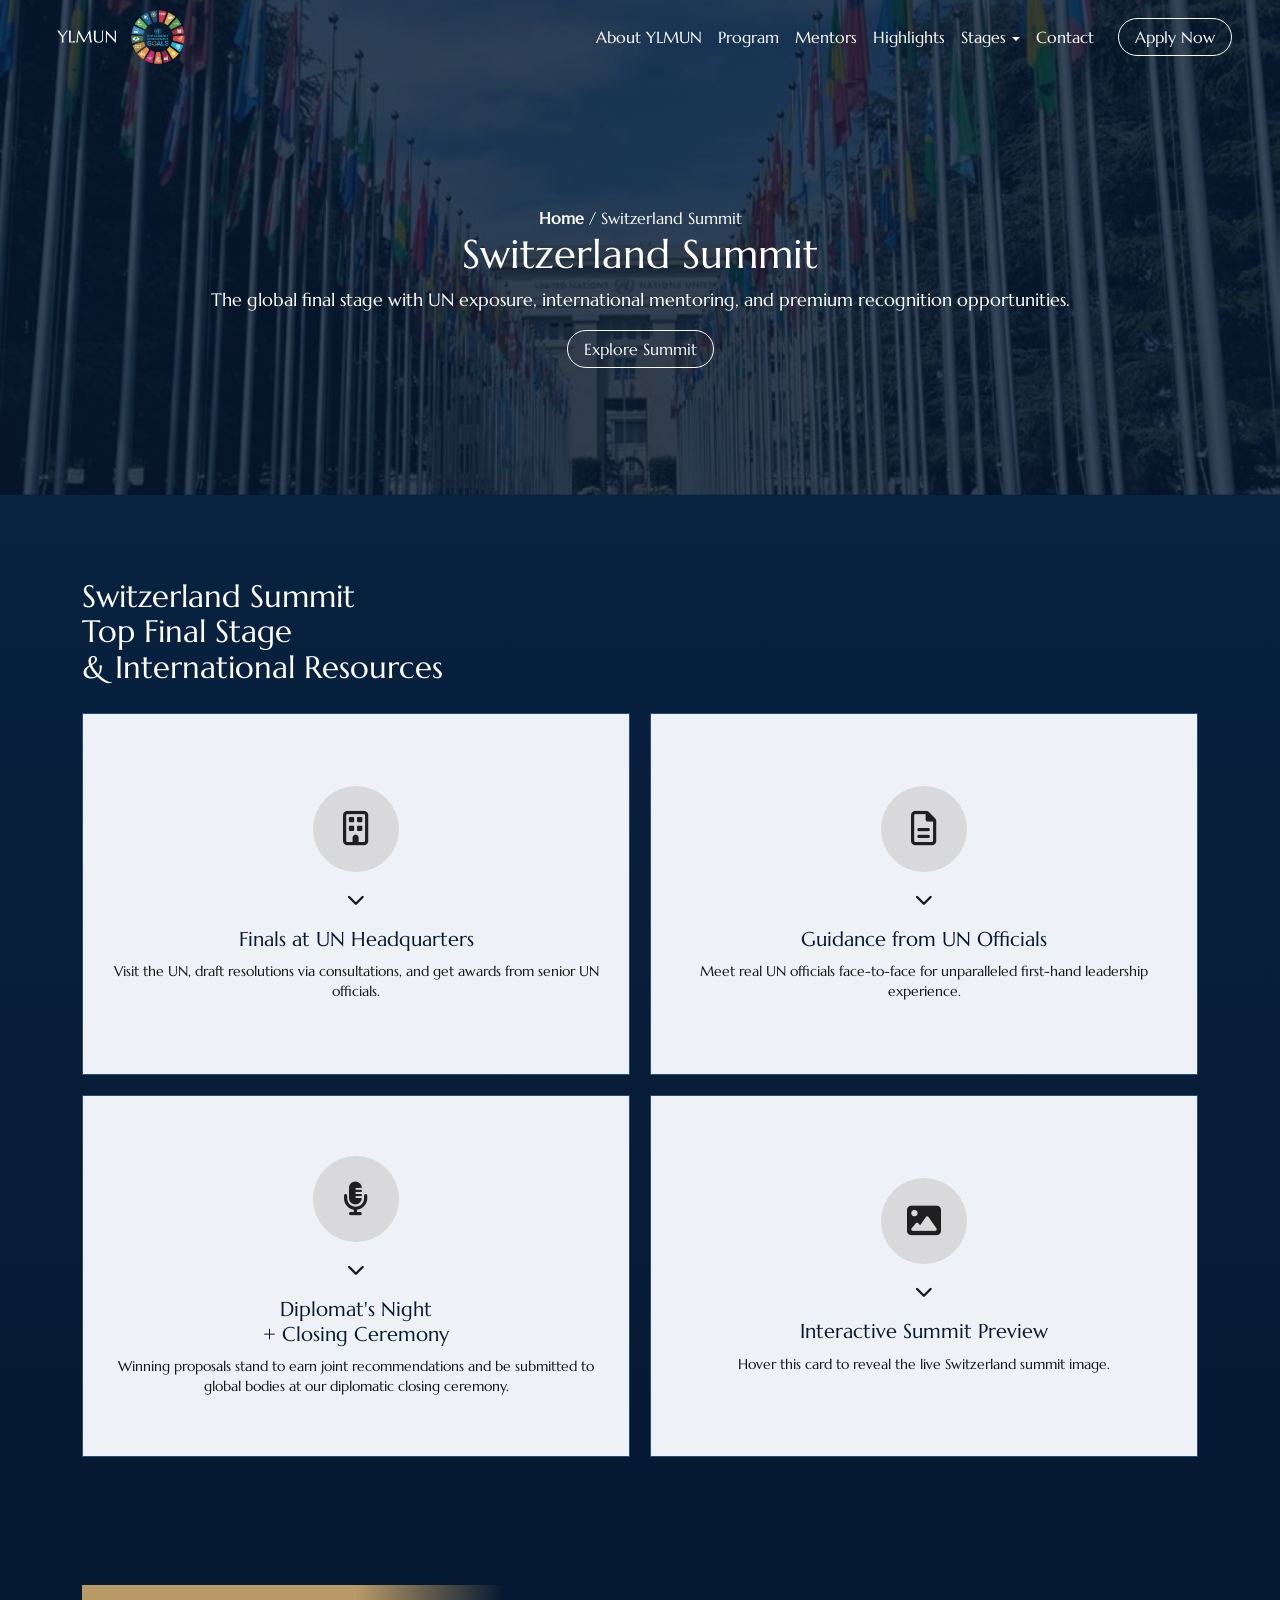
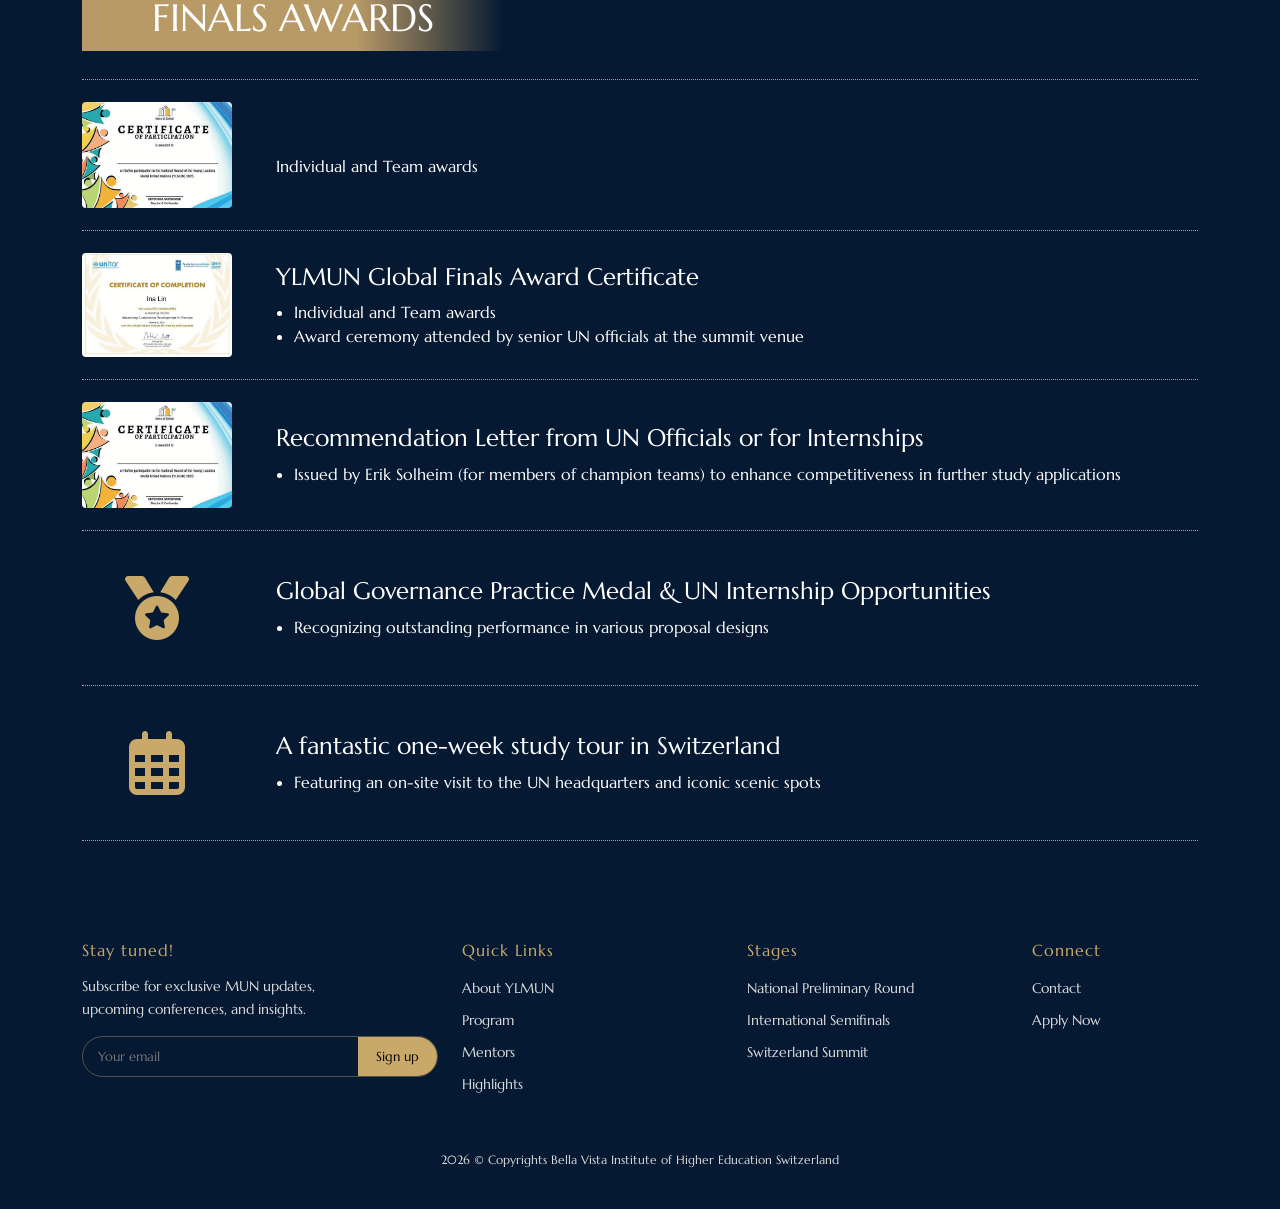
<file: switzerland-summit.html>
<!DOCTYPE html>
<html lang="en">

<head>
    <meta charset="UTF-8">
    <meta name="viewport" content="width=device-width, initial-scale=1.0">

    <link href="https://fonts.googleapis.com/css2?family=Marcellus&display=swap" rel="stylesheet">
    <link href="https://cdn.jsdelivr.net/npm/bootstrap@5.3.3/dist/css/bootstrap.min.css" rel="stylesheet">
    <link rel="stylesheet" href="https://cdnjs.cloudflare.com/ajax/libs/font-awesome/6.5.0/css/all.min.css">
    <link rel="stylesheet" href="css/style.css">

    <title>Switzerland Summit | YLMUN</title>
</head>

<body class="preliminary-page switzerland-page">

    <header class="main-header">
        <nav class="navbar navbar-expand-lg navbar-dark">
            <div class="container-fluid px-lg-5">
                <a class="navbar-brand d-flex align-items-center" href="index.html#home">
                    <img src="images/ylmun-logo.png" alt="YLMUN Logo" class="ylmun-header-logo">
                </a>

                <button class="navbar-toggler" type="button" data-bs-toggle="collapse" data-bs-target="#navbarMenu">
                    <span class="navbar-toggler-icon"></span>
                </button>

                <div class="collapse navbar-collapse" id="navbarMenu">
                    <button class="menu-close-btn d-lg-none" type="button" data-bs-toggle="collapse" data-bs-target="#navbarMenu" aria-label="Close menu">
                        <i class="fa-solid fa-xmark"></i>
                    </button>

                    <ul class="navbar-nav ms-auto align-items-lg-center">
                        <li class="nav-item"><a class="nav-link" href="index.html#about">About YLMUN</a></li>
                        <li class="nav-item"><a class="nav-link" href="index.html#program">Program</a></li>
                        <li class="nav-item"><a class="nav-link" href="index.html#mentors">Mentors</a></li>
                        <li class="nav-item"><a class="nav-link" href="index.html#highlights">Highlights</a></li>
                        <li class="nav-item dropdown">
                            <a class="nav-link dropdown-toggle" href="#" role="button" data-bs-toggle="dropdown" aria-expanded="false">Stages</a>
                            <ul class="dropdown-menu">
                                <li><a class="dropdown-item" href="prelimanary-round.html">Preliminary round</a></li>
                                <li><a class="dropdown-item" href="international-semifinal.html">National Round</a></li>
                                <li><a class="dropdown-item" href="switzerland-summit.html">Switzerland Summit</a></li>
                            </ul>
                        </li>
                        <li class="nav-item"><a class="nav-link" href="contact.html">Contact</a></li>
                        <li class="nav-item ms-lg-3 mt-3 mt-lg-0">
                            <a class="btn btn-outline-light rounded-pill px-3 apply-btn" href="contact.html#contact-form">Apply Now</a>
                        </li>
                    </ul>
                </div>
            </div>
        </nav>
    </header>

    <section class="hero inner-hero" id="home">

        <div class="hero-bg">
            <img src="./images/ylmun-banner.jpg" alt="Switzerland Summit">
        </div>

        <div class="hero-overlay"></div>

        <div class="hero-content text-center container">

            <div class="breadcrumb-wrap">
                <a href="index.html">Home</a>
                <span>/</span>
                <span>Switzerland Summit</span>
            </div>

            <h1 class="inner-title">Switzerland Summit</h1>

            <p class="inner-subtitle">
                The global final stage with UN exposure, international mentoring,
                and premium recognition opportunities.
            </p>

            <a href="#summit-overview" class="btn btn-outline-light rounded-pill px-3">Explore Summit</a>

        </div>

    </section>

    <section class="summit-top-section" id="summit-overview">
        <div class="container">
            <h1 class="summit-title">Switzerland Summit<br>Top Final Stage<br>&amp; International Resources</h1>

            <div class="summit-grid">
                <article class="summit-hover-card">
                    <img src="./images/United-Nations-Summit.jpg" alt="UN headquarters finals" class="img-fluid">
                    <div class="summit-card-front">
                        <div class="summit-icon-circle"><i class="fa-regular fa-building"></i></div>
                        <div class="summit-arrow"><i class="fa-solid fa-chevron-down"></i></div>
                        <h3>Finals at UN Headquarters</h3>
                        <p>Visit the UN, draft resolutions via consultations, and get awards from senior UN officials.</p>
                    </div>
                    <div class="summit-card-overlay">
                        <h3>Finals at UN Headquarters</h3>
                        <p>Global final-stage committee sessions at the UN setting.</p>
                    </div>
                </article>

                <article class="summit-hover-card">
                    <img src="./images/Competition-Overview-2.jpg" alt="Guidance from officials" class="img-fluid">
                    <div class="summit-card-front">
                        <div class="summit-icon-circle"><i class="fa-regular fa-file-lines"></i></div>
                        <div class="summit-arrow"><i class="fa-solid fa-chevron-down"></i></div>
                        <h3>Guidance from UN Officials</h3>
                        <p>Meet real UN officials face-to-face for unparalleled first-hand leadership experience.</p>
                    </div>
                    <div class="summit-card-overlay">
                        <h3>Guidance from UN Officials</h3>
                        <p>Mentor feedback and direct strategic advice for finalists.</p>
                    </div>
                </article>

                <article class="summit-hover-card">
                    <img src="./images/Competition-Overview-3.jpg" alt="Diplomat's night and closing" class="img-fluid">
                    <div class="summit-card-front">
                        <div class="summit-icon-circle"><i class="fa-solid fa-microphone-lines"></i></div>
                        <div class="summit-arrow"><i class="fa-solid fa-chevron-down"></i></div>
                        <h3>Diplomat's Night<br>+ Closing Ceremony</h3>
                        <p>Winning proposals stand to earn joint recommendations and be submitted to global bodies at our diplomatic closing ceremony.</p>
                    </div>
                    <div class="summit-card-overlay">
                        <h3>Diplomat's Night + Closing</h3>
                        <p>Award ceremony, recognitions, and international networking.</p>
                    </div>
                </article>

                <article class="summit-hover-card">
                    <img src="./images/switzerland-1.jpg" alt="Switzerland summit session" class="img-fluid">
                    <div class="summit-card-front">
                        <div class="summit-icon-circle"><i class="fa-solid fa-image"></i></div>
                        <div class="summit-arrow"><i class="fa-solid fa-chevron-down"></i></div>
                        <h3>Interactive Summit Preview</h3>
                        <p>Hover this card to reveal the live Switzerland summit image.</p>
                    </div>
                    <div class="summit-card-overlay">
                        <h3>Live Summit Atmosphere</h3>
                        <p>Delegates in active sessions at the Switzerland final stage.</p>
                    </div>
                </article>
            </div>
        </div>
    </section>

    <section class="finals-awards-section" id="finals-awards">
        <div class="container">
            <h2 class="finals-awards-title">Finals Awards</h2>

            <div class="finals-award-list">
                <article class="finals-award-item">
                    <img src="./images/switzerland-3.png" alt="YLMUN National Round Certificate">
                    <div>
                        <h3>YLMUN National Round Certificate</h3>
                        <p>Individual and Team awards</p>
                    </div>
                </article>

                <article class="finals-award-item">
                    <img src="./images/switzerland-2.jpg" alt="YLMUN Global Finals Award Certificate">
                    <div>
                        <h3>YLMUN Global Finals Award Certificate</h3>
                        <ul>
                            <li>Individual and Team awards</li>
                            <li>Award ceremony attended by senior UN officials at the summit venue</li>
                        </ul>
                    </div>
                </article>

                <article class="finals-award-item">
                    <img src="./images/switzerland-3.png" alt="Recommendation letter">
                    <div>
                        <h3>Recommendation Letter from UN Officials or for Internships</h3>
                        <ul>
                            <li>Issued by Erik Solheim (for members of champion teams) to enhance competitiveness in further study applications</li>
                        </ul>
                    </div>
                </article>

                <article class="finals-award-item finals-award-icon-item">
                    <div class="finals-icon"><i class="fa-solid fa-medal"></i></div>
                    <div>
                        <h3>Global Governance Practice Medal &amp; UN Internship Opportunities</h3>
                        <ul>
                            <li>Recognizing outstanding performance in various proposal designs</li>
                        </ul>
                    </div>
                </article>

                <article class="finals-award-item finals-award-icon-item">
                    <div class="finals-icon"><i class="fa-regular fa-calendar-days"></i></div>
                    <div>
                        <h3>A fantastic one-week study tour in Switzerland</h3>
                        <ul>
                            <li>Featuring an on-site visit to the UN headquarters and iconic scenic spots</li>
                        </ul>
                    </div>
                </article>
            </div>
        </div>
    </section>

    <footer class="mymun-footer" id="contact">
        <div class="container">
            <div class="row footer-top">
                <div class="col-lg-4 col-md-6 footer-col">
                    <h4>Stay tuned!</h4>
                    <p>
                        Subscribe for exclusive MUN updates,<br>
                        upcoming conferences, and insights.
                    </p>
                    <div class="subscribe-box" data-protonpass-form="">
                        <input type="email" placeholder="Your email">
                        <button>Sign up</button>
                    </div>
                </div>

                <div class="col-lg-3 col-md-6 footer-col">
                    <h4>Quick Links</h4>
                    <ul>
                        <li><a href="index.html#about">About YLMUN</a></li>
                        <li><a href="index.html#program">Program</a></li>
                        <li><a href="index.html#mentors">Mentors</a></li>
                        <li><a href="index.html#highlights">Highlights</a></li>
                    </ul>
                </div>

                <div class="col-lg-3 col-md-6 footer-col">
                    <h4>Stages</h4>
                    <ul>
                        <li><a href="prelimanary-round.html">National Preliminary Round</a></li>
                        <li><a href="international-semifinal.html">International Semifinals</a></li>
                        <li><a href="switzerland-summit.html">Switzerland Summit</a></li>
                    </ul>
                </div>

                <div class="col-lg-2 col-md-6 footer-col">
                    <h4>Connect</h4>
                    <ul>
                        <li><a href="contact.html">Contact</a></li>
                        <li><a href="contact.html#contact-form">Apply Now</a></li>
                    </ul>
                </div>
            </div>
        </div>
    </footer>

    <script src="https://cdn.jsdelivr.net/npm/bootstrap@5.3.3/dist/js/bootstrap.bundle.min.js"></script>
    <script src="js/script.js"></script>

</body>

</html>
</file>
<file: css/style.css>
/* RESET */
    * {
        margin: 0;
        padding: 0;
        box-sizing: border-box;
    }

    body {
        font-family: 'Marcellus', serif;
    }

    section[id],
    footer[id] {
        scroll-margin-top: 120px;
    }

    .h2, h2 {
        font-size: 32px;
        color: #e9ca94;
        text-transform: uppercase;
    }

    .h4, h4 {
        font-size: 20px;
    }

    p {
        font-size: 18px;
        line-height: 28px;
        color: #fff;
    }

    /* TOP BAR */
    .top-bar {
        background: #061932;
        padding: 8px 0;
        color: #fff;
        font-size: 14px;
    }

    .social-icons a {
        color: #fff;
        margin-right: 15px;
        font-size: 14px;
        transition: 0.3s;
    }

    .social-icons a:hover {
        opacity: 0.7;
    }

    .language img {
        width: 18px;
    }

    /* HEADER */
    .main-header {
        position: absolute;
        width: 100%;
        top: 24px;
        left: 0;
        z-index: 999;
    }

    .main-header .navbar-brand {
        padding: 0;
        margin-right: 14px;
    }

    .ylmun-header-logo {
        display: block;
        width: 150px;
        height: 58px;
        max-width: 34vw;
        object-fit: cover;
        object-position: center;
    }

    /* LOGO */
    .logo img {
        height: 55px;
    }

    /* NAV MENU */
    .nav-menu ul {
        list-style: none;
    }

    .nav-menu ul li {
        position: relative;
    }

    .nav-menu ul li a {
        text-decoration: none;
        color: #fff;
        padding: 20px 15px;
        display: block;
        font-size: 14px;
        letter-spacing: 1px;
    }

    /* DROPDOWN */
    .dropdown-menu-custom {
        position: absolute;
        top: 100%;
        left: 0;
        background: #fff;
        width: 240px;
        display: none;
    }

    .dropdown-menu-custom li a {
        color: #000;
        padding: 10px 15px;
    }

.dropdown-custom:hover .dropdown-menu-custom {
    display: block;
}

/* Header dropdown (stages) */
.main-header .dropdown-menu {
    margin-top: 10px;
    min-width: 260px;
    background: rgba(11, 42, 71, 0.96);
    border: 1px solid rgba(233, 202, 148, 0.35);
    border-radius: 12px;
    box-shadow: 0 12px 26px rgba(0, 0, 0, 0.28);
    padding: 8px;
}

.main-header .dropdown-item {
    color: #ffffff;
    border-radius: 8px;
    padding: 9px 12px;
    font-size: 14px;
    transition: all 0.2s ease;
}

.main-header .dropdown-item:hover,
.main-header .dropdown-item:focus {
    color: #0b2a47;
    background: #e9ca94;
}

.main-header .dropdown-toggle::after {
    margin-left: 0.4rem;
    vertical-align: 0.15em;
}


    /* COLORS */
    :root {
        --blue: #061932;
        --gold: #c8a96a;
        --white: #ffffff;
    }

    .nav-link {
        color: var(--white);
    }

    /* HERO */
    .hero {
        position: relative;
        height: 100vh;
        overflow: hidden;
        font-family: 'Marcellus', serif;
    }

    /* BG IMAGE */
    .hero-bg img {
        width: 100%;
        height: 100%;
        object-fit: cover;
    }

    /* OVERLAY (DARK BLUE LIKE BROCHURE) */
    .hero-overlay {
        position: absolute;
        inset: 0;
        /* background: linear-gradient(
            rgba(11, 42, 71, 0.85),
            rgba(11, 42, 71, 0.65)
        ); */
       background-color: rgb(6 25 50 / 80%);
    }

    /* LOGOS */
    .hero-logos {
        position: absolute;
        top: 20px;
        left: 0;
        right: 0;
        display: flex;
        justify-content: space-between;
        align-items: center;
        z-index: 2;
    }

    .ylmun-logo {
        height: 40px;
    }

    .spg-logo {
        height: 60px;
        border-radius: 50%;
    }

    /* CONTENT */
    .hero-content {
        position: absolute;
        top: 55%;
        left: 50%;
        transform: translate(-50%, -50%);
        color: var(--white);
        z-index: 2;
    }

    /* SMALL TITLE */
    .hero-small {
        font-size: 42px;
        color: var(--white);
        margin-bottom: 10px;
    }

    /* TAGLINE */
    .hero-tagline {
        font-size: 14px;
        color: #fff;
        margin-bottom: 15px;
        display: inline-flex;
        background-color: #c8a96a;
        padding: 0 10px;
    }

    /* MAIN TITLE */
    .hero-title {
        font-size: 44px;
        letter-spacing: 2px;
        margin-bottom: 30px;
    }

    /* BUTTONS */
    .hero-buttons {
        display: flex;
        justify-content: center;
        gap: 12px;
        flex-wrap: wrap;
    }

    .hero-buttons span {
        border: 1px solid var(--gold);
        color: var(--gold);
        padding: 8px 18px;
        border-radius: 25px;
        font-size: 16px;
        transition: 0.3s;
    }

    .hero-buttons span:hover {
        background: var(--gold);
        color: #000;
    }

    /* HOME HERO LOOK (banner only, no font-size/header changes) */
    /* .hero:not(.inner-hero) .hero-overlay {
        background:
            linear-gradient(90deg, rgba(11, 42, 71, 0.72) 0%, rgba(11, 42, 71, 0.50) 42%, rgba(11, 42, 71, 0.40) 100%),
            linear-gradient(180deg, rgba(38, 93, 156, 0.42) 0%, rgba(11, 42, 71, 0.28) 100%);
    } */

    .hero:not(.inner-hero) .home-hero-content {
        width: min(1220px, 92vw);
        left: 50%;
        top: 56%;
        transform: translate(-50%, -50%);
        text-align: left;
        padding-left: clamp(16px, 3vw, 54px);
        padding-right: clamp(16px, 2vw, 28px);
    }

    .hero:not(.inner-hero) .hero-top-brand {
        position: absolute;
        top: -170px;
        right: clamp(8px, 2vw, 24px);
        display: inline-flex;
        align-items: center;
        gap: 14px;
    }

    .hero:not(.inner-hero) .hero-top-brand-text {
        color: #ffffff;
        letter-spacing: 1px;
    }

    .hero:not(.inner-hero) .hero-top-brand-badge {
        width: 64px;
        height: 64px;
        border-radius: 50%;
        display: grid;
        place-items: center;
        color: #ffffff;
        font-size: 12px;
        letter-spacing: 0.8px;
        border: 2px solid rgba(255, 255, 255, 0.75);
        background: conic-gradient(
            #1f8fcb 0deg 35deg,
            #0ba95b 35deg 70deg,
            #f2a900 70deg 105deg,
            #e74c3c 105deg 140deg,
            #9b59b6 140deg 175deg,
            #2ecc71 175deg 210deg,
            #3498db 210deg 245deg,
            #f39c12 245deg 280deg,
            #16a085 280deg 315deg,
            #8e44ad 315deg 360deg
        );
    }

    .hero:not(.inner-hero) .hero-plus-badge {
        display: inline-block;
        width: 24px;
        height: 24px;
        margin-left: 6px;
        vertical-align: middle;
        object-fit: contain;
    }

    .hero:not(.inner-hero) .hero-tagline {
        background-color: rgba(200, 169, 106, 0.9);
        padding: 6px 12px;
    }

    .hero:not(.inner-hero) .hero-title {
        max-width: 900px;
        line-height: 1.16;
    }

    .hero-logo-text-image {
        width: auto;
        height: clamp(54px, 6vw, 96px);
        object-fit: contain;
    }

    .hero-bottom-pattern {
        width: 100%;
        background: #061932;
        border-top: 1px solid rgba(255, 255, 255, 0.12);
        padding: 0;
    }

    .hero-bottom-pattern img {
        width: 100%;
        height: auto;
        display: block;
        max-height: 156px;
        object-fit: cover;
    }

    .hero:not(.inner-hero) .hero-buttons {
        justify-content: flex-start;
    }

    @media (max-width: 768px) {
        .hero-title {
            font-size: 26px;
        }

        .hero-small {
            font-size: 28px;
        }

        .hero-tagline {
            font-size: 12px;
        }

        .hero:not(.inner-hero) .hero-top-brand {
            top: -120px;
        }

        .hero-bottom-pattern img {
            max-height: 120px;
        }
    }
    /* SECTION */
    .ylmun-program-section {
        background: #061932;
        padding: 40px 0;
        color: #fff;
    }

    /* TEXT */
    .program-text {
        padding-right: 40px;
    }

    /* SUBTITLE */
    .section-subtitle {
        font-size: 18px;
        margin-bottom: 20px;
        font-weight: 700;
    }


    /* HIGHLIGHT TEXT */
    .highlight {
        color: #c8a96a;
        font-weight: 600;
    }

    /* BUTTON */
    .ylmun-btn {
        display: inline-block;
        margin-top: 15px;
        padding: 10px 22px;
        border: 1px solid #c8a96a;
        color: #c8a96a;
        text-decoration: none;
        border-radius: 25px;
        transition: 0.3s;
        font-size: 14px;
    }

    .ylmun-btn:hover {
        background: #c8a96a;
        color: #000;
    }

    /* IMAGE */
    .program-image img {
        width: 100%;
        border-radius: 6px;
    }

    /* RESPONSIVE */
    @media (max-width: 992px) {
        .program-text {
            padding-right: 0;
            margin-bottom: 30px;
        }
    }

    /* SECTION */
    .ylmun-benefits-section {
        background: #061932;
        padding: 40px 0;
        color: #fff;
    }

    .section-heading .line {
        width: 60px;
        height: 2px;
        background: #c8a96a;
        margin: 0 auto 40px;
    }

    /* CARD */
    .benefit-card {
        display: block;
    }

    /* IMAGE */
    .benefit-card img {
        width: 100%;
        height: 350px;
        object-fit: cover;
        margin-bottom: 20px;
    }

    /* TITLE */
    .benefit-content h3 {
        color: #c8a96a;
        letter-spacing: 2px;
        margin-bottom: 10px;
    }


    .ylmun-stats-section {
        background: #f5f5f5;
        padding: 100px 0;
    }

    .stat-box h2 {
        font-family: 'Marcellus', serif;
        font-size: 60px;
        color: #061932;
        margin-bottom: 10px;
    }

    .stat-box p {
        font-size: 12px;
        letter-spacing: 2px;
        color: #c8a96a;
        text-transform: uppercase;
        max-width: 260px;
        margin: 0 auto;
        line-height: 1.6;
    }

    /* SECTION */
    .leadership-section {
        background: #061932;
        padding: 40px 0;
        color: #fff;
        text-align: center;
    }

    /* DESCRIPTION */
    .section-desc {
        max-width: 700px;
        margin: 0 auto;
        color: #dcdcdc;
    }

    /* CARD */
    .mentor-card {
        background: transparent;
        padding: 20px 10px;
        transition: 0.3s;
    }

    /* IMAGE */
    .mentor-card img {
        width: 150px;
        height: 150px;
        margin-bottom: 15px;
        object-fit: cover;
        object-position: top;
    }

    /* NAME */
    .mentor-card h4 {
        margin-bottom: 5px;
    }

    /* ROLE */
    .mentor-card p {
        color: #c8a96a;
    }

    /* HOVER EFFECT */
    .mentor-card:hover {
        transform: translateY(-5px);
    }

    /* RESPONSIVE */
    @media (max-width: 768px) {
        .mentor-card {
            padding: 15px;
        }
    }

    /* SECTION BASE */
    .highlights-section {
        background: #061932;
        padding: 40px 0;
        color: #fff;
    }


    .section-heading .line {
        width: 60px;
        height: 2px;
        background: #c8a96a;
        margin: 10px auto 40px;
    }

    /* 🔥 NEW WRAPPER (KEY DIFFERENCE) */
    .highlights-wrapper {
        background: rgba(255, 255, 255, 0.02);
        padding: 50px;
        border-radius: 12px;
        border: 1px solid rgba(200, 169, 106, 0.2);
    }

    /* CARD */
    .highlight-card {
        background: transparent;
        padding: 20px;
        border-left: 2px solid #c8a96a;
        transition: 0.3s;
    }

    /* TITLE */
    .highlight-card h4 {
        color: #c8a96a;
        margin-bottom: 10px;
    }

    /* TEXT */
    .highlight-card p {
        color: #dcdcdc;
        line-height: 1.7;
    }

    /* HOVER */
    .highlight-card:hover {
        transform: translateX(8px);
    }

    /* RESPONSIVE */
    @media (max-width: 768px) {
        .highlights-wrapper {
            padding: 25px;
        }
    }

    /* SECTION */
    .ylmun-schedule {
        position: relative;
        padding: 40px 0 120px;
        background: url("your-bg-image.jpg") center center/cover no-repeat;
        overflow: hidden;
    }

    /* WHITE OVERLAY */
    .ylmun-schedule .overlay {
        position: absolute;
        inset: 0;
        background: rgba(255,255,255,0.87);
        z-index: 1;
    }

    /* CONTAINER */
    .ylmun-schedule .container {
        max-width: 1280px;
        margin: auto;
        position: relative;
        z-index: 2;
    }

    /* TITLE */
    .schedule-title {
        text-align: center;
        font-size: 36px;
        font-weight: 700;
        color: #174a8a;
        margin-bottom: 70px;
        line-height: 1;
    }

    /* ROW */
    .schedule-row {
        display: flex;
        justify-content: center;
        align-items: center;
        gap: 55px;
        margin-bottom: 90px;
    }

    /* CARD WRAP */
    .schedule-box {
        position: relative;
        display: flex;
        align-items: center;
    }

    /* GOLD ARROW BETWEEN CIRCLES */
    .arrow-right {
        width: 0;
        height: 0;
        border-top: 22px solid transparent;
        border-bottom: 22px solid transparent;
        border-left: 30px solid #b89452;
        margin-left: 28px;
    }

    .schedule-box.last .arrow-right {
        display: none;
    }

    /* OUTER CIRCLE */
    .circle {
        width: 275px;
        height: 275px;
        border: 9px solid #b89452;
        border-radius: 50%;
        background: #f5f5f5;
        display: flex;
        justify-content: center;
        align-items: center;
    }

    /* INNER CIRCLE */
    .inner-circle {
        width: 248px;
        height: 248px;
        border: 4px solid #e0e0e0;
        border-radius: 50%;
        background: #f3f3f3;
        text-align: center;
        padding: 28px 22px;
        display: flex;
        flex-direction: column;
        justify-content: center;
    }

    /* HEADINGS */
    .inner-circle h4 {
        font-size: 34px;
        font-weight: 700;
        line-height: 1.15;
        color: #174a8a;
        margin-bottom: 14px;
    }

    /* TEXT */
    .inner-circle p {
        font-size: 17px;
        line-height: 1.35;
        color: #111;
        margin: 0;
    }

    /* TIMELINE */
    .bottom-line {
        width: 1080px;
        max-width: 100%;
        margin: auto;
        border-top: 3px dashed #0e2c59;
        position: relative;
        height: 40px;
    }

    /* DOTS */
    .dot {
        position: absolute;
        top: -14px;
        width: 26px;
        height: 26px;
        background: #b89452;
        border-radius: 50%;
        border: 5px solid #d9d9d9;
    }

    .dot1 { left: 12%; }
    .dot2 { left: 47%; }
    .dot3 { left: 82%; }

    /* RIGHT ARROW */
    .line-arrow {
        position: absolute;
        right: -1px;
        top: -11px;
        width: 0;
        height: 0;
        border-top: 11px solid transparent;
        border-bottom: 11px solid transparent;
        border-left: 18px solid #0e2c59;
    }

    /* RESPONSIVE */
    @media (max-width: 1199px) {
        .schedule-row {
            gap: 30px;
        }

        .circle {
            width: 240px;
            height: 240px;
        }

        .inner-circle {
            width: 214px;
            height: 214px;
        }

        .inner-circle h4 {
            font-size: 30px;
        }

        .inner-circle p {
            font-size: 15px;
        }
    }

    @media (max-width: 991px) {
        .schedule-row {
            flex-direction: column;
            gap: 35px;
        }

        .arrow-right,
        .bottom-line {
            display: none;
        }

        .schedule-title {
            text-align: center;
            font-size: 50px;
        }
    }

    @media (max-width: 575px) {
        .schedule-title {
            font-size: 38px;
        }

        .circle {
            width: 210px;
            height: 210px;
        }

        .inner-circle {
            width: 185px;
            height: 185px;
            padding: 18px;
        }

        .inner-circle h4 {
            font-size: 24px;
        }

        .inner-circle p {
            font-size: 13px;
            line-height: 1.3;
        }
    }

    /* SECTION */
    .mun-institute {
        background: #061932;
        padding: 50px 0;
        color: #fff;
    }

    /* IMAGE */
    .mun-image {
        position: relative;
    }

    .mun-image img {
        width: 100%;
        border-radius: 10px;
    }

    /* 🔥 subtle overlay effect */
    .mun-image::after {
        content: "";
        position: absolute;
        inset: 0;
        background: rgba(11, 42, 71, 0.2);
        border-radius: 10px;
    }

    /* CONTENT */
    .mun-content {
        padding-left: 20px;
    }

    /* TITLE */
    .mun-content h2 {
        font-size: 28px;
        color: #c8a96a;
        margin-bottom: 20px;
        line-height: 1.4;
    }

    /* TEXT */
    .mun-content p {
        font-size: 14px;
        line-height: 1.8;
        color: #e5e5e5;
        margin-bottom: 15px;
    }

    /* BUTTON */
    .ylmun-btn {
        display: inline-block;
        margin-top: 10px;
        padding: 10px 22px;
        border: 1px solid #c8a96a;
        color: #c8a96a;
        text-decoration: none;
        border-radius: 25px;
        transition: 0.3s;
        font-size: 13px;
    }

    .ylmun-btn:hover {
        background: #c8a96a;
        color: #000;
    }

    /* RESPONSIVE */
    @media (max-width: 992px) {
        .mun-content {
            padding-left: 0;
            margin-top: 20px;
            text-align: center;
        }
    }

    .comparison-section {
        background: url("../ylmun-new/images/db94459d-5825-42fd-8c63-2f8e68d0b7d9.png") center/cover no-repeat;
        padding: 80px 0;
        position: relative;
    }

    .comparison-section::before {
        content: "";
        position: absolute;
        inset: 0;
        background: rgba(255,255,255,0.78);
    }

    .comparison-section .container {
        position: relative;
        z-index: 2;
    }

    .comparison-box {
        background: rgba(255,255,255,0.25);
        backdrop-filter: blur(8px);
        border-radius: 28px;
        padding: 40px;
    }

    .comparison-box h2 {
        text-align: center;
        color: #0d3b75;
        font-size: 34px;
        font-weight: 700;
        margin-bottom: 35px;
    }

    .comparison-table {
        width: 100%;
        border-collapse: collapse;
        text-align: center;
    }

    .comparison-table th,
    .comparison-table td {
        padding: 14px 10px;
        font-size: 17px;
    }

    .comparison-table thead th {
        color: #0d3b75;
        font-weight: 700;
        border-bottom: 1px solid rgba(0,0,0,0.15);
    }

    .comparison-table .left {
        text-align: left;
        font-weight: 600;
        color: #111;
        width: 32%;
    }

    .comparison-table tbody tr {
        border-bottom: 1px solid rgba(0,0,0,0.05);
    }

    .yes,
    .no {
        font-size: 22px;
        font-weight: bold;
    }

    .yes {
        color: #0d4d8f;
    }

    .no {
        color: #8d8d8d;
    }



    @media (max-width: 991px) {
        .comparison-box {
            padding: 25px;
        }

        .comparison-box h2 {
            font-size: 28px;
        }

        .comparison-table th,
        .comparison-table td {
            font-size: 15px;
            padding: 12px 8px;
        }
    }

    @media (max-width: 767px) {
        .comparison-section {
            padding: 50px 0;
        }

        .comparison-box h2 {
            font-size: 22px;
            line-height: 1.4;
        }

        .comparison-table {
            min-width: 750px;
        }
    }

    /* FOOTER BASE */
    .mymun-footer {
        background: #061932;
        color: #fff;
        position: relative;
        padding-top: 40px;
        padding-bottom: 40px;
    }

    /* 🔥 WAVE TOP EFFECT */
    .mymun-footer::before {
        content: "";
        position: absolute;
        top: -60px;
        left: 0;
        width: 100%;
        height: 100px;
        background: #061932;
        border-top-left-radius: 100% 60px;
        border-top-right-radius: 100% 60px;
    }

    /* GRID */
    .footer-top {
        align-items: flex-start;
    }

    /* COLUMN */
    .footer-col h4 {
        font-size: 16px;
        margin-bottom: 15px;
        color: #c8a96a;
        letter-spacing: 1px;
    }

    .footer-col p {
        font-size: 14px;
        color: #dcdcdc;
        line-height: 1.6;
    }

    /* LINKS */
    .footer-col ul {
        list-style: none;
        padding: 0;
    }

    .footer-col ul li {
        margin-bottom: 8px;
    }

    .footer-col ul li a {
        color: #dcdcdc;
        text-decoration: none;
        font-size: 14px;
        transition: 0.3s;
    }

    .footer-col ul li a:hover {
        color: #c8a96a;
    }

    /* SUBSCRIBE */
    .subscribe-box {
        display: flex;
        margin-top: 15px;
        border: 1px solid rgba(200,169,106,0.4);
        border-radius: 30px;
        overflow: hidden;
    }

    .subscribe-box input {
        border: none;
        padding: 10px 15px;
        flex: 1;
        background: transparent;
        color: #fff;
        outline: none;
        font-size: 13px;
    }

    .subscribe-box button {
        background: #c8a96a;
        border: none;
        padding: 10px 18px;
        color: #000;
        font-size: 13px;
        cursor: pointer;
    }

    /* SOCIAL */
    .footer-social {
        margin-top: 40px;
        text-align: center;
    }

    .footer-social a {
        display: inline-flex;
        align-items: center;
        justify-content: center;
        width: 38px;
        height: 38px;
        border: 1px solid rgba(200,169,106,0.4);
        border-radius: 50%;
        margin: 0 6px;
        color: #fff;
        font-size: 14px;
        transition: 0.3s;
    }

    .footer-social a:hover {
        background: #c8a96a;
        color: #000;
    }

    /* COPYRIGHT */
    .mymun-footer::after {
        content: "2026 © Copyrights Bella Vista Institute of Higher Education Switzerland";
        display: block;
        text-align: center;
        font-size: 12px;
        margin-top: 40px;
        color: #dcdcdc;
    }

    /* RESPONSIVE */
    @media (max-width: 768px) {
        .footer-col {
            margin-bottom: 30px;
            text-align: center;
        }

        .subscribe-box {
            flex-direction: column;
            border-radius: 10px;
        }

        .subscribe-box button {
            width: 100%;
        }
    }


    /* SECTION */
    .competition-section {
        background: rgba(6, 25, 50, 0.92);
        padding: 70px 0;
        overflow: hidden;
    }

    /* CONTAINER */
    .competition-section .container {
        max-width: 1280px;
        margin: auto;
        padding: 0 15px;
    }

    /* TITLE */
    .competition-title {
        text-align: center;
        color: #fff;
    }

    /* WRAPPER */
    .competition-wrapper {
        display: flex;
        justify-content: center;
        gap: 60px;
        flex-wrap: wrap;
    }

    /* CARD */
    .competition-card {
        position: relative;
        width: 320px;
        padding-top: 45px;
    }

    /* TOP ICON CIRCLE */
    .icon-circle {
        width: 95px;
        height: 95px;
        background: #b89a67;
        border-radius: 50%;
        color: #fff;
        font-size: 42px;
        display: flex;
        align-items: center;
        justify-content: center;
        margin: 0 auto -35px;
        position: relative;
        z-index: 2;
    }

    /* BOX */
    .card-box {
        background: #f3f3f3;
        border-radius: 18px;
        padding: 55px 25px 20px;
        text-align: center;
        min-height: 320px;
        display: flex;
        flex-direction: column;
        justify-content: space-between;
    }

    /* TITLE INSIDE */
    .card-box h3 {
        font-size: 20px;
        color: #061932;
        font-weight: 700;
        line-height: 1.2;
    }

    /* TEXT */
    .card-box p {
        color: #111;
        font-size: 16px;
        line-height: 1.45;
        margin-bottom: 25px;
    }

    /* BUTTON */
    .stage-btn {
        display: block;
        background: #061932;
        color: #fff;
        text-decoration: none;
        font-size: 16px;
        padding: 12px 15px;
        border-radius: 7px;
        transition: 0.3s ease;
    }

    .stage-btn:hover {
        background: #12386d;
        color: #fff;
    }

    /* RESPONSIVE */
    @media (max-width: 1199px) {
        .competition-title {
            font-size: 42px;
        }

        .competition-card {
            width: 300px;
        }

        .card-box h3 {
            font-size: 28px;
        }

        .card-box p {
            font-size: 16px;
        }
    }

    @media (max-width: 767px) {
        .competition-title {
            font-size: 32px;
            margin-bottom: 45px;
        }

        .competition-wrapper {
            gap: 40px;
        }

        .competition-card {
            width: 100%;
            max-width: 340px;
        }

        .card-box {
            min-height: auto;
        }
    }

    @media (max-width: 480px) {
        .competition-title {
            font-size: 26px;
        }

        .icon-circle {
            width: 80px;
            height: 80px;
            font-size: 34px;
        }

        .card-box h3 {
            font-size: 24px;
        }

        .card-box p {
            font-size: 15px;
        }

        .stage-btn {
            font-size: 16px;
            padding: 10px;
        }
    }

    /* ==================================
   FINAL PRELIMINARY PAGE FIX ONLY
================================== */

/* force dark sections even if inline bg exists */
.preliminary-page section{
    padding:80px 0;
    background:#061932 !important;
}

.preliminary-page section:nth-of-type(even){
    background:linear-gradient(180deg,#082240,#061932) !important;
}

/* title */
.preliminary-page .sec-title{
    text-align:center;

    margin:0 auto 45px;
}

/* .preliminary-page .sec-title h2{
    font-size:42px;
    color:#e9ca94 !important;
    margin-bottom:12px;
} */

.preliminary-page .sec-title p{
    color:#ffffff !important;
    font-size:18px;
    line-height:1.8;
}

/* overview box */
.preliminary-page .info-box{
    max-width:950px;
    margin:auto;
    padding:35px;
    border-radius:22px;
    background:rgba(255,255,255,.05);
    border:1px solid rgba(233,202,148,.25);
}

.preliminary-page .gradient-head{
    color:#e9ca94;
    font-size:24px;
    margin-bottom:15px;
}

.preliminary-page .info-box li{
    color:#fff;
    margin-bottom:8px;
}

/* tables */
.preliminary-page .table-wrap{
    border-radius:20px;
    overflow:hidden;
    border:1px solid rgba(255,255,255,.08);
    background:rgba(255,255,255,.04);
}

.preliminary-page .table-wrap table{
    width:100%;
    border-collapse:collapse;
}

.preliminary-page .table-wrap thead{
    background:#e9ca94;
}

.preliminary-page .table-wrap thead th{
    color:#061932;
    padding:18px;
    font-size:16px;
    font-weight:700;
}

.preliminary-page .table-wrap tbody td{
    color:#fff;
    padding:16px;
    border-bottom:1px solid rgba(255,255,255,.08);
}

.preliminary-page .table-wrap tbody tr:nth-child(even){
    background:rgba(255,255,255,.03);
}

/* cards */
.preliminary-page .syllabus-item,
.preliminary-page .card-box{
    background:rgba(255,255,255,.05) !important;
    border:1px solid rgba(233,202,148,.22);
    border-radius:22px;
    padding:28px;
    height:100%;
}

.preliminary-page .syllabus-item h4,
.preliminary-page .card-box h4{
    color:#e9ca94 !important;
    margin-bottom:12px;
}

.preliminary-page .syllabus-item p,
.preliminary-page .card-box p{
    color:#fff !important;
    line-height:1.8;
}

/* icon */
.preliminary-page .card-box .icon{
    width:70px;
    height:70px;
    border-radius:50%;
    background:#e9ca94;
    color:#061932;
    display:flex;
    align-items:center;
    justify-content:center;
    margin:0 auto 18px;
    font-size:28px;
}

/* mobile */
@media(max-width:768px){

    .preliminary-page .sec-title h2{
        font-size:30px;
    }

    .preliminary-page .table-wrap{
        overflow-x:auto;
    }

    .preliminary-page .table-wrap table{
        min-width:760px;
    }

    .preliminary-page .info-box,
    .preliminary-page .syllabus-item,
    .preliminary-page .card-box{
        padding:20px;
    }
}

/* ==================================
   PRELIMINARY PAGE LIGHT + DARK MIX
   ADD AT BOTTOM OF CSS
================================== */

/* DEFAULT DARK */
.preliminary-page section{
    background:#061932 !important;
}

/* LIGHT SECTIONS */
.preliminary-page section:nth-of-type(3),
.preliminary-page section:nth-of-type(5){
    background:#f4f7fb !important;
}

/* LIGHT SECTION TITLE */
.schedule-title-bar,
.preliminary-page section:nth-of-type(3) .sec-title h2,
.preliminary-page section:nth-of-type(5) .sec-title h2{
    color:#061932 !important;
}

.preliminary-page section:nth-of-type(3) .sec-title p,
.preliminary-page section:nth-of-type(5) .sec-title p{
    color:#334155 !important;
}

/* TABLE IN LIGHT SECTION */
.preliminary-page section:nth-of-type(3) .table-wrap,
.preliminary-page section:nth-of-type(5) .table-wrap{
    background:#ffffff;
    border:1px solid rgba(11,42,71,0.08);
    box-shadow:0 15px 30px rgba(0,0,0,0.06);
}

.preliminary-page section:nth-of-type(3) .table-wrap tbody td,
.preliminary-page section:nth-of-type(5) .table-wrap tbody td{
    color:#111827 !important;
    border-bottom:1px solid #edf0f5;
}

.preliminary-page section:nth-of-type(3) .table-wrap tbody tr:nth-child(even),
.preliminary-page section:nth-of-type(5) .table-wrap tbody tr:nth-child(even){
    background:#f8fafc;
}

/* LIGHT CARDS */
.preliminary-page section:nth-of-type(5) .syllabus-item{
    background:#ffffff !important;
    border:1px solid rgba(11,42,71,0.08);
    box-shadow:0 12px 25px rgba(0,0,0,0.05);
}

.preliminary-page section:nth-of-type(5) .syllabus-item h4{
    color:#061932 !important;
}

.preliminary-page section:nth-of-type(5) .syllabus-item p{
    color:#334155 !important;
}

/* DAY 3 LIGHT/DARK PREMIUM */
.preliminary-page section:nth-of-type(6){
    background:linear-gradient(180deg,#082240,#061932) !important;
}

section#home {
    padding: 0 !important;
}

/* ==================================
   SMALL INNER PAGE BANNER
   ADD AT BOTTOM OF CSS
================================== */

/* ONLY PRELIMINARY PAGE HERO */
.preliminary-page .hero{
    height: 55vh;
    min-height: 420px;
    max-height: 520px;
}

/* IMAGE FULL COVER */
.preliminary-page .hero-bg,
.preliminary-page .hero-bg img{
    height: 100%;
}

/* CONTENT CENTER */
.preliminary-page .hero-content{
    top: 58%;
    width: 100%;
    max-width: 1100px;
    padding: 0 15px;
}

/* SMALL TITLE */
.preliminary-page .hero-small{
    font-size: 28px;
    margin-bottom: 8px;
}

/* TAGLINE */
.preliminary-page .hero-tagline{
    font-size: 13px;
    margin-bottom: 14px;
}

/* MAIN TITLE */
.preliminary-page .hero-title{
    font-size: 34px;
    line-height: 1.25;
    margin-bottom: 20px;
}

/* BUTTON TAGS */
.preliminary-page .hero-buttons span{
    font-size: 14px;
    padding: 7px 16px;
}

.breadcrumb-wrap a {
    color: #fff;
    text-decoration: none;
    font-weight: 700;
}

/* MOBILE */
@media (max-width: 991px){
    .preliminary-page .hero{
        height: 48vh;
        min-height: 380px;
    }

    .preliminary-page .hero-title{
        font-size: 28px;
    }
}

@media (max-width: 767px){
    .preliminary-page .hero{
        height: 42vh;
        min-height: 320px;
    }

    .preliminary-page .hero-content{
        top: 56%;
    }

    .preliminary-page .hero-small{
        font-size: 22px;
    }

    .preliminary-page .hero-title{
        font-size: 22px;
        margin-bottom: 15px;
    }

    .preliminary-page .hero-tagline{
        font-size: 11px;
        margin-bottom: 10px;
    }

    .preliminary-page .hero-buttons{
        gap: 8px;
    }

    .preliminary-page .hero-buttons span{
        font-size: 12px;
        padding: 6px 12px;
    }
}

/* Preliminary page has no top bar, so keep header flush to top */
.preliminary-page .main-header {
    top: 0;
}

/* Mobile header: slide-in menu from right */
@media (max-width: 991.98px) {
    .main-header .navbar {
        background: rgba(11, 42, 71, 0.92);
        backdrop-filter: blur(8px);
        padding: 12px 0;
    }

    .ylmun-header-logo {
        width: 115px;
        height: 44px;
        max-width: 40vw;
    }

    .main-header .navbar-toggler {
        border-color: rgba(200, 169, 106, 0.5);
        box-shadow: none;
    }

    .main-header .navbar-collapse {
        position: fixed;
        top: 0;
        right: 0;
        width: min(84vw, 360px);
        height: 100vh;
        background: #061932;
        padding: 86px 24px 24px;
        transform: translateX(100%);
        transition: transform 0.3s ease;
        z-index: 1045;
        box-shadow: -12px 0 24px rgba(0, 0, 0, 0.3);
        overflow-y: auto;
    }

    .main-header .navbar-collapse.show {
        transform: translateX(0);
    }

    .main-header .menu-close-btn {
        position: absolute;
        top: 20px;
        right: 18px;
        width: 36px;
        height: 36px;
        border: 1px solid rgba(255, 255, 255, 0.28);
        border-radius: 50%;
        background: transparent;
        color: #ffffff;
        display: inline-flex;
        align-items: center;
        justify-content: center;
        font-size: 18px;
        line-height: 1;
        cursor: pointer;
        transition: all 0.2s ease;
    }

    .main-header .menu-close-btn:hover {
        border-color: #c8a96a;
        color: #c8a96a;
        transform: scale(1.04);
    }

    .main-header .navbar-nav {
        align-items: flex-start !important;
        width: 100%;
    }

    .main-header .nav-item {
        width: 100%;
    }

    .main-header .nav-link {
        display: block;
        width: 100%;
        padding: 12px 0;
        font-size: 17px;
        color: #fff;
        border-bottom: 1px solid rgba(255, 255, 255, 0.12);
    }

    .main-header .dropdown-menu {
        position: static !important;
        transform: none !important;
        min-width: 100%;
        margin: 0 0 8px;
        background: transparent;
        border: 0;
        box-shadow: none;
        border-radius: 0;
        padding: 0 0 0 10px;
    }

    .main-header .dropdown-item {
        color: #dbe5f3;
        padding: 10px 0;
        border-bottom: 1px solid rgba(255, 255, 255, 0.1);
        border-radius: 0;
        font-size: 15px;
        white-space: normal;
    }

    .main-header .dropdown-item:hover,
    .main-header .dropdown-item:focus {
        color: #e9ca94;
        background: transparent;
    }

    .main-header .apply-btn {
        display: inline-block;
        width: 100%;
        text-align: center;
        margin-top: 16px;
        border-color: #c8a96a;
    }

    body.menu-open::before {
        content: "";
        position: fixed;
        inset: 0;
        background: rgba(0, 0, 0, 0.45);
        z-index: 1040;
    }
}

/* National Round block on preliminary page - fixed light design */
.preliminary-page .national-round-section {
    background: #f3f5f8 !important;
}

.preliminary-page .national-round-section .sec-title {
    margin-bottom: 30px;
}

.preliminary-page .national-round-section .sec-title h2 {
    color: #12345a !important;
}

.preliminary-page .national-round-section .sec-title p {
    color: #1f3f66 !important;
}

.preliminary-page .national-round-section .gradient-head {
    color: #d7b073 !important;
    font-size: 52px;
    line-height: 1.1;
}

.preliminary-page .national-round-section .info-box {
    background: transparent;
    border: 1px solid rgba(215, 176, 115, 0.3);
}

.preliminary-page .national-round-section .info-box li {
    color: #2f4866;
}

.preliminary-page .national-round-section p {
    color: #2f4866;
}

.preliminary-page .national-round-section .table-wrap {
    background: #fff;
    border: 1px solid rgba(18, 52, 90, 0.14);
    box-shadow: 0 14px 30px rgba(17, 37, 66, 0.08);
}

.preliminary-page .national-round-section .table-wrap thead {
    background: #061932;
}

.preliminary-page .national-round-section .table-wrap thead th {
    color: #ffffff;
}

.preliminary-page .national-round-section .table-wrap tbody td {
    color: #14263f !important;
    border-bottom: 1px solid #e5ebf2;
}

.preliminary-page .table-wrap tbody td ul {
    margin: 0;
}

.preliminary-page .table-wrap tbody td ul li {
    margin-bottom: 4px;
    text-align: left;
}

.preliminary-page .table-wrap tbody td ul li:last-child {
    margin-bottom: 0;
}

.preliminary-page .table-note {
    color: #2f4866;
    font-size: 16px;
    line-height: 1.5;
}

.preliminary-page .syllabus-premium-section {
    position: relative;
    background: #eef3fb !important;
    overflow: hidden;
}

.preliminary-page .syllabus-premium-section::before {
    content: "";
    position: absolute;
    inset: 0;
    background:
        linear-gradient(90deg, rgba(244, 247, 252, 0.9) 0%, rgba(244, 247, 252, 0.78) 45%, rgba(244, 247, 252, 0.88) 100%),
        url("../images/Competition-Overview-2.jpg") center center / cover no-repeat;
    z-index: 0;
}

.preliminary-page .syllabus-premium-section .container {
    position: relative;
    z-index: 1;
}

.preliminary-page .syllabus-premium-section .sec-title h2 {
    color: #061932 !important;
}

.preliminary-page .syllabus-premium-card {
    border: 1px solid rgba(22, 62, 106, 0.18);
    background: rgba(255, 255, 255, 0.35);
    backdrop-filter: blur(1px);
    padding: clamp(18px, 2vw, 28px);
}

.preliminary-page .syllabus-row {
    margin-bottom: 22px;
}

.preliminary-page .syllabus-row:last-child {
    margin-bottom: 0;
}

.preliminary-page .syllabus-row-head {
    background: linear-gradient(90deg, #061932 0%, #082240 60%, rgba(8, 34, 64, 0.04) 100%);
    color: #fff;
    font-size: clamp(20px, 1.6vw, 28px);
    line-height: 1.2;
    padding: 10px 16px;
    margin-bottom: 14px;
}

.preliminary-page .syllabus-row-body {
    display: grid;
    grid-template-columns: 160px 1fr;
    gap: 16px;
    align-items: center;
}

.preliminary-page .syllabus-icon {
    width: 128px;
    height: 128px;
    border-radius: 50%;
    border: 4px solid #061932;
    color: #061932;
    display: grid;
    place-items: center;
    font-size: 56px;
    margin: 0 auto;
    background: rgba(255, 255, 255, 0.5);
}

.preliminary-page .syllabus-content p,
.preliminary-page .syllabus-content li {
    color: #1f2937 !important;
    font-size: clamp(16px, 1.02vw, 18px);
    line-height: 1.42;
    margin-bottom: 7px;
}

.preliminary-page .syllabus-content ul {
    margin: 0;
}

@media (max-width: 991px) {
    .preliminary-page .syllabus-row-body {
        grid-template-columns: 1fr;
        gap: 12px;
    }

    .preliminary-page .syllabus-icon {
        width: 92px;
        height: 92px;
        font-size: 40px;
        border-width: 3px;
    }
}

.preliminary-page .competition-day2-section {
    position: relative;
    background: #eef3fb !important;
    overflow: hidden;
    padding-top: 78px;
    padding-bottom: 78px;
}

.preliminary-page .competition-day2-section::before {
    content: "";
    position: absolute;
    inset: 0;
    background:
        linear-gradient(180deg, rgba(244, 247, 252, 0.86) 0%, rgba(244, 247, 252, 0.80) 100%),
        url("../images/Competition-Overview-3.jpg") center center / cover no-repeat;
    z-index: 0;
}

.preliminary-page .competition-day2-section .container {
    position: relative;
    z-index: 1;
}

/* .preliminary-page .schedule-title-bar {
    display: inline-block;
    margin-bottom: 22px;
    color: #fff !important;
    text-transform: none;
    font-size: clamp(28px, 2vw, 42px);
    line-height: 1.2;
    padding: 12px 28px;
    background: linear-gradient(90deg, #1f4f82 0%, #506da1 62%, rgba(80, 109, 161, 0.08) 100%);
} */

.preliminary-page .schedule-table-wrap {
    background: rgba(255, 255, 255, 0.62);
    border: 1px solid rgba(31, 79, 130, 0.22);
    box-shadow: 0 10px 24px rgba(18, 52, 90, 0.08);
    border-radius: 24px;
    overflow: hidden;
    backdrop-filter: blur(1px);
}

.preliminary-page .schedule-table-wrap thead {
    background: #061932;
}

.preliminary-page .schedule-table-wrap thead th {
    color: #fff;
    font-size: clamp(16px, 1vw, 18px);
    padding-top: 16px;
    padding-bottom: 16px;
}

.preliminary-page .schedule-table-wrap tbody td {
    text-align: center;
    color: #111827 !important;
    font-size: clamp(15px, 0.95vw, 16px);
    line-height: 1.4;
    border-bottom: 1px solid rgba(31, 79, 130, 0.2);
    padding-top: 18px;
    padding-bottom: 18px;
}

.preliminary-page .schedule-table-wrap tbody tr:nth-child(even) {
    background: rgba(255, 255, 255, 0.26);
}

.preliminary-page .national-round-section .table-wrap tbody tr:nth-child(even) {
    background: #f8fafd;
}

@media (max-width: 768px) {
    .preliminary-page .national-round-section .gradient-head {
        font-size: 34px;
    }
}

/* Final readability + hierarchy fix for preliminary-round page */
.preliminary-page #program-overview,
.preliminary-page .national-round-section {
    padding-top: 92px;
    padding-bottom: 92px;
}

.preliminary-page #program-overview .container,
.preliminary-page .national-round-section .container {
    max-width: 1240px;
}

.preliminary-page #program-overview .sec-title,
.preliminary-page .national-round-section .sec-title {
    margin-bottom: 20px;
}

/* .preliminary-page #program-overview .sec-title h2, */
.preliminary-page .national-round-section .sec-title h2 {
    font-size: clamp(20px, 30px, 50px) !important;
    line-height: 1.03;
    letter-spacing: 0.4px;
    text-transform: uppercase;
    margin-bottom: 10px;
}

.preliminary-page #program-overview .sec-title p,
.preliminary-page .national-round-section .sec-title p {
    font-size: clamp(24px, 2vw, 34px) !important;
    line-height: 1.2;
}

.preliminary-page #program-overview .gradient-head,
.preliminary-page .national-round-section .gradient-head {
    font-size: clamp(34px, 3.4vw, 40px) !important;
    line-height: 1.1;
    margin-top: 20px;
    margin-bottom: 26px;
}

.preliminary-page #program-overview .info-box,
.preliminary-page .national-round-section .info-box {
    border-radius: 20px;
    padding: clamp(24px, 2.6vw, 40px);
}

.preliminary-page #program-overview .info-box p {
    font-size: clamp(19px, 1.25vw, 23px);
    line-height: 1.75;
    color: #f5f7fa;
    margin-bottom: 16px;
}

.preliminary-page .national-round-section .info-box li {
    font-size: clamp(19px, 1.2vw, 22px);
    line-height: 1.75;
}

.preliminary-page #program-overview .gallery img {
    max-width: 980px;
    width: 100%;
}

.preliminary-page .split-two-col {
    display: grid;
    grid-template-columns: 1fr 1fr;
    gap: clamp(24px, 3vw, 56px);
    align-items: center;
}

.preliminary-page .split-two-col .split-text,
.preliminary-page .split-two-col .split-media {
    width: 100%;
}

.preliminary-page .split-two-col .split-media .gallery {
    margin: 0;
}

.preliminary-page .split-two-col .split-media .gallery img {
    width: 100%;
    max-width: none;
    border-radius: 16px;
    box-shadow: 0 14px 30px rgba(17, 37, 66, 0.18);
}

@media (max-width: 991px) {
    .preliminary-page #program-overview,
    .preliminary-page .national-round-section {
        padding-top: 72px;
        padding-bottom: 72px;
    }

    .preliminary-page .split-two-col {
        grid-template-columns: 1fr;
        gap: 24px;
    }
}

/* International semifinal awards-only layout */
.international-page .awards-only-section {
    background: linear-gradient(180deg, #0f3b66 0%, #16497b 52%, #061932 100%) !important;
    padding-top: 84px;
    padding-bottom: 84px;
}

/* .international-page .main-header .navbar {
    background: rgba(11, 42, 71, 0.92);
    backdrop-filter: blur(6px);
} */

.international-page .main-header .nav-link {
    color: #ffffff;
}

/* .international-page .awards-shell {
    max-width: 1240px;
    margin: 0 auto;
    background: rgba(255, 255, 255, 0.06);
    border-radius: 10px;
    padding: clamp(22px, 2.4vw, 40px);
    border: 1px solid rgba(255, 255, 255, 0.18);
} */

.international-page .awards-main-title {
    font-family: "Marcellus", serif;
    color: #ffffff;
    font-size: clamp(30px, 2.8vw, 48px);
    line-height: 1.12;
    margin-bottom: 28px;
    text-align: left;
}

.international-page .awards-grid {
    display: grid;
    grid-template-columns: 1fr 1fr;
    gap: 20px;
}

.international-page .award-item {
    border: 1.4px solid rgba(255, 255, 255, 0.26);
    background: rgba(255, 255, 255, 0.07);
    min-height: 280px;
    padding: 22px 18px;
    text-align: center;
}

.international-page .award-icon {
    width: 96px;
    height: 96px;
    margin: 0 auto 14px;
    border-radius: 12px;
    background: #b89a67;
    display: grid;
    place-items: center;
    color: #fff;
    font-size: 38px;
}

.international-page .award-item h3 {
    color: #ffffff;
    font-family: "Marcellus", serif;
    font-size: clamp(20px, 1.9vw, 34px);
    line-height: 1.18;
    margin-bottom: 10px;
}

.international-page .award-pill {
    display: inline-flex;
    justify-content: center;
    align-items: center;
    background: #b89a67;
    color: #fff;
    border-radius: 999px;
    padding: 10px 20px;
    font-family: "Marcellus", serif;
    font-size: clamp(14px, 1.02vw, 20px);
    line-height: 1.3;
    margin: 0 auto 10px;
    max-width: 100%;
    white-space: normal;
    overflow-wrap: anywhere;
}

.international-page .award-pill-long {
    display: block;
    border-radius: 42px;
    width: min(96%, 620px);
}

.international-page .award-item p {
    color: #ffffff;
    font-family: "Marcellus", serif;
    font-size: clamp(16px, 1.05vw, 20px);
    line-height: 1.4;
    margin: 0;
}

@media (max-width: 991px) {
    .international-page .awards-only-section {
        padding-top: 108px;
    }

    .international-page .awards-main-title {
        font-size: clamp(28px, 7.2vw, 38px);
        text-align: center;
    }

    .international-page .awards-grid {
        grid-template-columns: 1fr;
        gap: 24px;
    }

    .international-page .award-pill {
        width: min(94%, 560px);
    }

    .international-page .award-item h3 {
        font-size: clamp(19px, 6vw, 28px);
    }

    .international-page .award-item p {
        font-size: clamp(15px, 4.2vw, 18px);
    }
}

/* Switzerland summit page (third page) */
/* .switzerland-page .main-header .navbar {
    background: rgba(11, 42, 71, 0.92);
    backdrop-filter: blur(6px);
} */

.switzerland-page .main-header .nav-link {
    color: #ffffff;
}

.switzerland-page .summit-top-section {
    background: linear-gradient(180deg, #0f3b66 0%, #16497b 52%, #061932 100%) !important;
    padding-top: 84px;
    padding-bottom: 72px;
}

.switzerland-page .summit-title {
    color: #ffffff;
    font-size: clamp(30px, 2.4vw, 46px);
    line-height: 1.15;
    margin-bottom: 28px;
}

.switzerland-page .summit-grid {
    display: grid;
    grid-template-columns: 1fr 1fr;
    gap: 20px;
}

.switzerland-page .summit-hover-card {
    position: relative;
    border: 1.6px solid #264d78;
    background: #eef1f5;
    min-height: 360px;
    overflow: hidden;
}

.switzerland-page .summit-hover-card img {
    position: absolute;
    inset: 0;
    width: 100%;
    height: 100%;
    object-fit: cover;
    opacity: 0;
    transform: scale(1.06);
    transition: opacity 0.35s ease, transform 0.5s ease;
}

.switzerland-page .summit-card-front,
.switzerland-page .summit-card-overlay {
    position: relative;
    z-index: 1;
    min-height: 360px;
    padding: 28px 24px;
    text-align: center;
    display: flex;
    flex-direction: column;
    align-items: center;
    justify-content: center;
}

.switzerland-page .summit-icon-circle {
    width: 86px;
    height: 86px;
    border-radius: 50%;
    background: #d9d9dc;
    color: #1f1f1f;
    display: grid;
    place-items: center;
    font-size: 34px;
    margin-bottom: 14px;
}

.switzerland-page .summit-arrow {
    color: #1a1a1a;
    font-size: 18px;
    margin-bottom: 14px;
}

.switzerland-page .summit-card-front h3,
.switzerland-page .summit-card-overlay h3 {
    color: #061932;
    font-size: clamp(20px, 1.6vw, 30px);
    line-height: 1.2;
    margin-bottom: 10px;
}

.switzerland-page .summit-card-front p,
.switzerland-page .summit-card-overlay p {
    color: #111;
    font-size: clamp(14px, 0.98vw, 17px);
    line-height: 1.45;
    margin: 0;
}

.switzerland-page .summit-card-overlay {
    position: absolute;
    inset: 0;
    background: linear-gradient(180deg, rgba(10, 33, 59, 0.28), rgba(10, 33, 59, 0.68));
    opacity: 0;
    transition: opacity 0.35s ease;
}

.switzerland-page .summit-card-overlay h3,
.switzerland-page .summit-card-overlay p {
    color: #fff;
}

.switzerland-page .summit-hover-card:hover img {
    opacity: 1;
    transform: scale(1);
}

.switzerland-page .summit-hover-card:hover .summit-card-front {
    opacity: 0;
}

.switzerland-page .summit-hover-card:hover .summit-card-overlay {
    opacity: 1;
}

.switzerland-page section.finals-awards-section {
    background: #061932 !important;
    padding-top: 56px;
    padding-bottom: 60px;
}

.switzerland-page section.finals-awards-section .finals-awards-title,
.switzerland-page section.finals-awards-section .finals-award-item h3,
.switzerland-page section.finals-awards-section .finals-award-item p,
.switzerland-page section.finals-awards-section .finals-award-item li {
    color: #ffffff !important;
}

.switzerland-page .finals-awards-title {
    color: #fff;
    font-size: clamp(34px, 3vw, 50px);
    line-height: 1.1;
    display: inline-block;
    padding: 12px 70px;
    margin-bottom: 28px;
    background: linear-gradient(90deg, #b89a67 0%, #b89a67 65%, rgba(184, 154, 103, 0) 100%);
}

.switzerland-page .finals-award-list {
    border-top: 1px dotted rgba(255, 255, 255, 0.6);
}

.switzerland-page .finals-award-item {
    display: grid;
    grid-template-columns: 170px 1fr;
    gap: 24px;
    align-items: center;
    padding: 22px 0;
    border-bottom: 1px dotted rgba(255, 255, 255, 0.6);
}

.switzerland-page .finals-award-item img {
    width: 150px;
    max-width: 100%;
    height: auto;
    border-radius: 4px;
}

.switzerland-page .finals-award-item h3 {
    color: #fff;
    font-size: clamp(24px, 1.8vw, 34px);
    line-height: 1.2;
    margin: 0 0 10px;
}

.switzerland-page .finals-award-item p,
.switzerland-page .finals-award-item li {
    color: #fff;
    font-size: clamp(16px, 1vw, 20px);
    line-height: 1.45;
}

.switzerland-page .finals-award-item ul {
    margin: 0;
    padding-left: 18px;
}

.switzerland-page .finals-award-icon-item {
    grid-template-columns: 170px 1fr;
}

.switzerland-page .finals-icon {
    width: 150px;
    height: 110px;
    color: #c8a96a;
    font-size: 64px;
    display: grid;
    place-items: center;
}

@media (max-width: 991px) {
    .switzerland-page .summit-top-section {
        padding-top: 112px;
    }

    .switzerland-page .summit-grid {
        grid-template-columns: 1fr;
    }

    .switzerland-page .summit-hover-card,
    .switzerland-page .summit-card-front,
    .switzerland-page .summit-card-overlay {
        min-height: 300px;
    }

    .switzerland-page .summit-hover-card img {
        opacity: 1;
        transform: none;
    }

    .switzerland-page .summit-card-front {
        display: none;
    }

    .switzerland-page .summit-card-overlay {
        opacity: 1;
        position: relative;
        background: linear-gradient(180deg, rgba(10, 33, 59, 0.24), rgba(10, 33, 59, 0.54));
    }

    .switzerland-page .finals-award-item,
    .switzerland-page .finals-award-icon-item {
        grid-template-columns: 1fr;
        text-align: left;
        gap: 14px;
    }

    .switzerland-page .finals-awards-title {
        padding: 12px 28px;
    }
}

/* Contact page */
.contact-page .main-header {
    top: 0;
}

/* .contact-page .main-header .navbar {
    background: rgba(11, 42, 71, 0.92);
    backdrop-filter: blur(6px);
} */

.contact-page .hero {
    height: 55vh;
    min-height: 420px;
    max-height: 520px;
}

.contact-page .hero-bg,
.contact-page .hero-bg img {
    height: 100%;
}

.contact-page .hero-content {
    top: 58%;
    width: 100%;
    max-width: 1100px;
    padding: 0 15px;
}

.contact-page .contact-intro-section {
    background: #061932 !important;
    padding: 78px 0;
}

.contact-page .contact-main-section {
    background: #f4f7fb !important;
    padding: 78px 0;
}

.contact-page .contact-faq-section {
    background: linear-gradient(180deg, #0d3356, #061932) !important;
    padding: 78px 0;
}

.contact-page .contact-info-grid {
    display: grid;
    grid-template-columns: repeat(4, 1fr);
    gap: 18px;
    margin-top: 24px;
}

.contact-page .contact-info-card {
    background: rgba(255, 255, 255, 0.06);
    border: 1px solid rgba(255, 255, 255, 0.12);
    border-radius: 14px;
    padding: 20px;
    text-align: center;
}

.contact-page .contact-info-card .icon {
    color: #c8a96a;
    font-size: 28px;
    margin-bottom: 10px;
}

.contact-page .contact-info-card h4 {
    color: #e9ca94;
    margin-bottom: 8px;
}

.contact-page .contact-info-card p {
    color: #f5f7fb;
    margin: 0;
    font-size: 16px;
    line-height: 1.4;
}

.contact-page .contact-layout {
    display: grid;
    grid-template-columns: 1.5fr 1fr;
    gap: 22px;
}

.contact-page .contact-form-card,
.contact-page .contact-side-card {
    background: #ffffff;
    border: 1px solid rgba(11, 42, 71, 0.12);
    border-radius: 16px;
    padding: 24px;
    box-shadow: 0 12px 28px rgba(11, 42, 71, 0.08);
}

.contact-page .contact-form-card h3,
.contact-page .contact-side-card h3 {
    color: #12345a;
    margin-bottom: 16px;
}

.contact-page .contact-form-card .form-control,
.contact-page .contact-form-card .form-select {
    border-radius: 10px;
    border: 1px solid #d9e1eb;
    padding: 12px 14px;
    font-size: 15px;
}

.contact-page .contact-submit-btn {
    background: #061932;
    color: #fff;
    border: none;
    border-radius: 999px;
    padding: 10px 22px;
}

.contact-page .contact-submit-btn:hover {
    background: #12386d;
    color: #fff;
}

.contact-page .contact-side-card ul {
    list-style: none;
    padding: 0;
    margin: 0;
}

.contact-page .contact-side-card li {
    color: #1d2b3f;
    font-size: 16px;
    line-height: 1.5;
    margin-bottom: 10px;
}

.contact-page .contact-note {
    background: #f3f7fd;
    border: 1px solid #d9e7fa;
    border-radius: 12px;
    padding: 14px;
    color: #1d2b3f;
    font-size: 15px;
    line-height: 1.45;
    margin-top: 8px;
}

.contact-page .faq-card {
    height: 100%;
    background: rgba(255, 255, 255, 0.06);
    border: 1px solid rgba(255, 255, 255, 0.14);
    border-radius: 14px;
    padding: 20px;
}

.contact-page .faq-card h4 {
    color: #e9ca94;
    margin-bottom: 10px;
}

.contact-page .faq-card p {
    color: #f5f7fb;
    font-size: 16px;
    line-height: 1.45;
}

@media (max-width: 991px) {
    .contact-page .contact-info-grid {
        grid-template-columns: repeat(2, 1fr);
    }

    .contact-page .contact-layout {
        grid-template-columns: 1fr;
    }
}

@media (max-width: 767px) {
    .contact-page .hero {
        height: 42vh;
        min-height: 320px;
    }

    .contact-page .hero-content {
        top: 56%;
    }

.contact-page .contact-info-grid {
        grid-template-columns: 1fr;
    }
}

/* Home thought quote section */
.home-thought-section {
    position: relative;
    background: #061932;
    overflow: hidden;
    padding-top: 88px;
    color: #fff;
    position: relative;
    z-index: 9;
}

.home-thought-section::before {
    content: "";
    position: absolute;
    inset: 0;
    background:
        linear-gradient(180deg, #114274db, #061932f0),
        url("../images/United-Nations-Summit.jpg") center/cover no-repeat;
    z-index: 0;
}

.home-thought-overlay {
    position: absolute;
    inset: 0;
    background: radial-gradient(ellipse at top, rgba(255, 255, 255, 0.08), transparent 55%);
    z-index: 0;
}

.home-thought-content {
    position: relative;
    z-index: 1;
    max-width: 760px;
    margin: 0 auto;
    text-align: center;
    padding-bottom: 70px;
}

.home-thought-content h3 {
    color: #c8a96a;
    font-size: clamp(34px, 2.6vw, 48px);
    line-height: 1.2;
    margin-bottom: 18px;
}

.home-thought-content p {
    color: #f1f5fb;
    font-size: clamp(14px, 1vw, 16px);
    line-height: 1.5;
    margin: 0 auto;
    max-width: 680px;
}

.home-thought-bottom-art {
    position: relative;
    z-index: 1;
    width: 100%;
    background: #061932;
    border-top: 1px solid rgba(255, 255, 255, 0.15);
}

.home-thought-bottom-art img {
    width: 100%;
    max-height: 128px;
    object-fit: cover;
    display: block;
}

/* Professional reveal animations (global) */
.reveal-on-scroll {
    opacity: 0;
    transform: translateY(28px) scale(0.985);
    transition:
        opacity 700ms ease,
        transform 700ms cubic-bezier(0.22, 1, 0.36, 1);
    transition-delay: var(--reveal-delay, 0ms);
    will-change: opacity, transform;
}

.reveal-on-scroll.reveal-left {
    transform: translateX(-34px) scale(0.985);
}

.reveal-on-scroll.reveal-right {
    transform: translateX(34px) scale(0.985);
}

.reveal-on-scroll.reveal-zoom {
    transform: scale(0.94);
}

.reveal-on-scroll.reveal-in {
    opacity: 1;
    transform: translate3d(0, 0, 0) scale(1);
}

/* Keep full background blocks static; animate inner content only */
section.reveal-on-scroll,
.mymun-footer.reveal-on-scroll,
.hero-bottom-pattern.reveal-on-scroll {
    opacity: 1 !important;
    transform: none !important;
    transition: none !important;
}

@media (prefers-reduced-motion: reduce) {
    .reveal-on-scroll {
        opacity: 1 !important;
        transform: none !important;
        transition: none !important;
    }
}

.dropdown-item.active, .dropdown-item:active {
    background-color: #061932;
}
</file>
